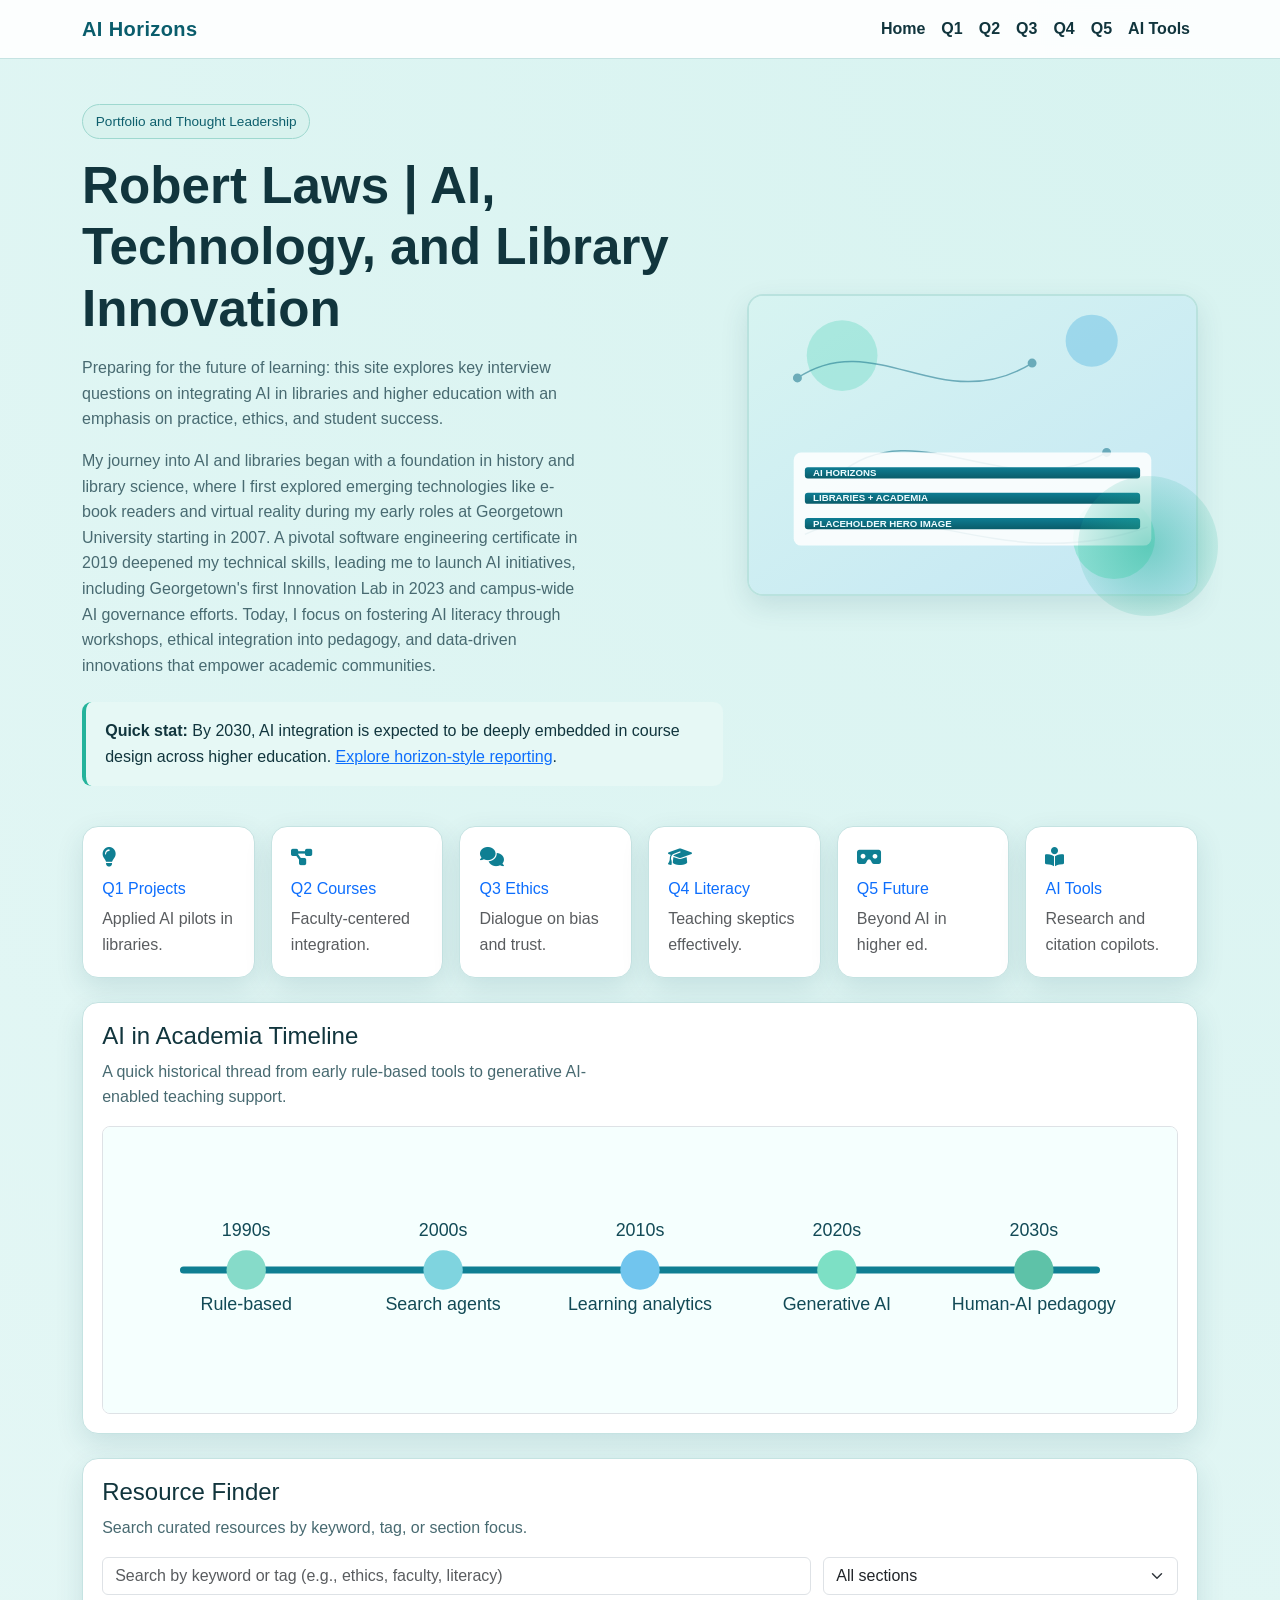
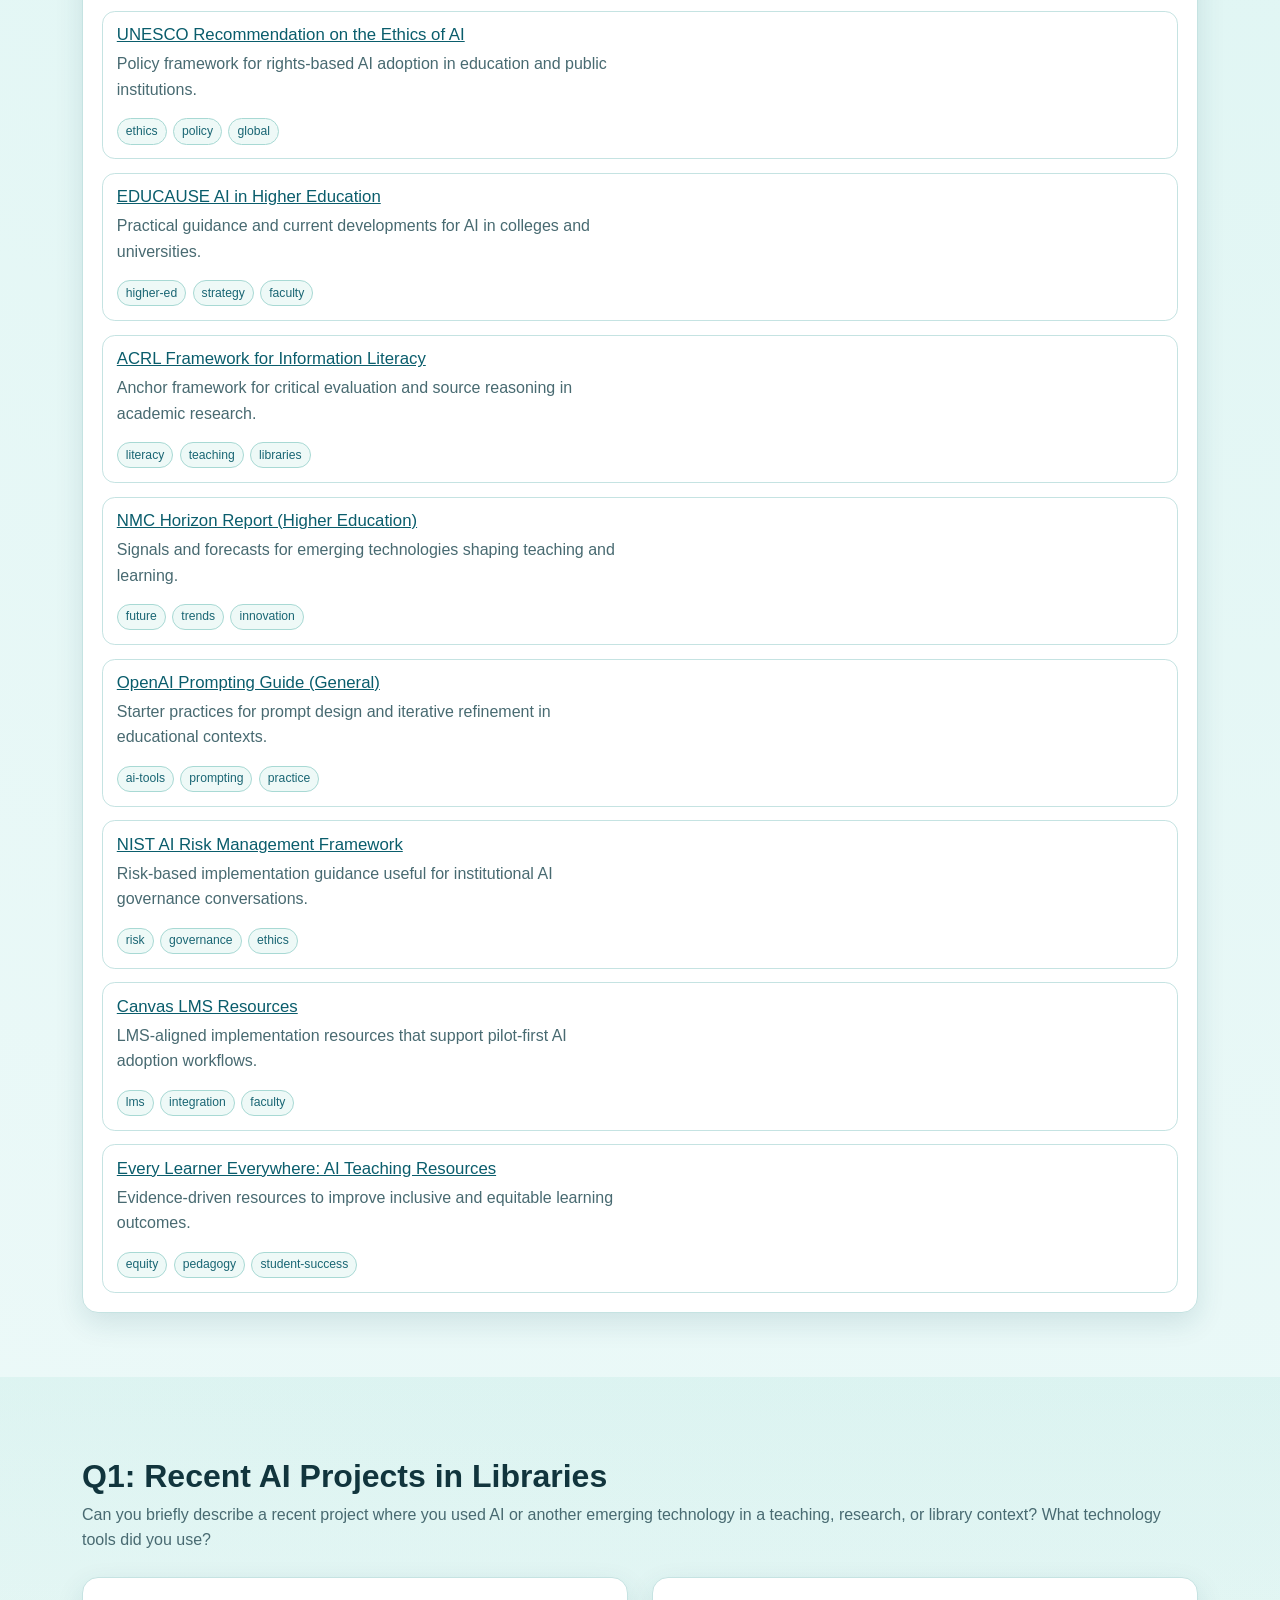
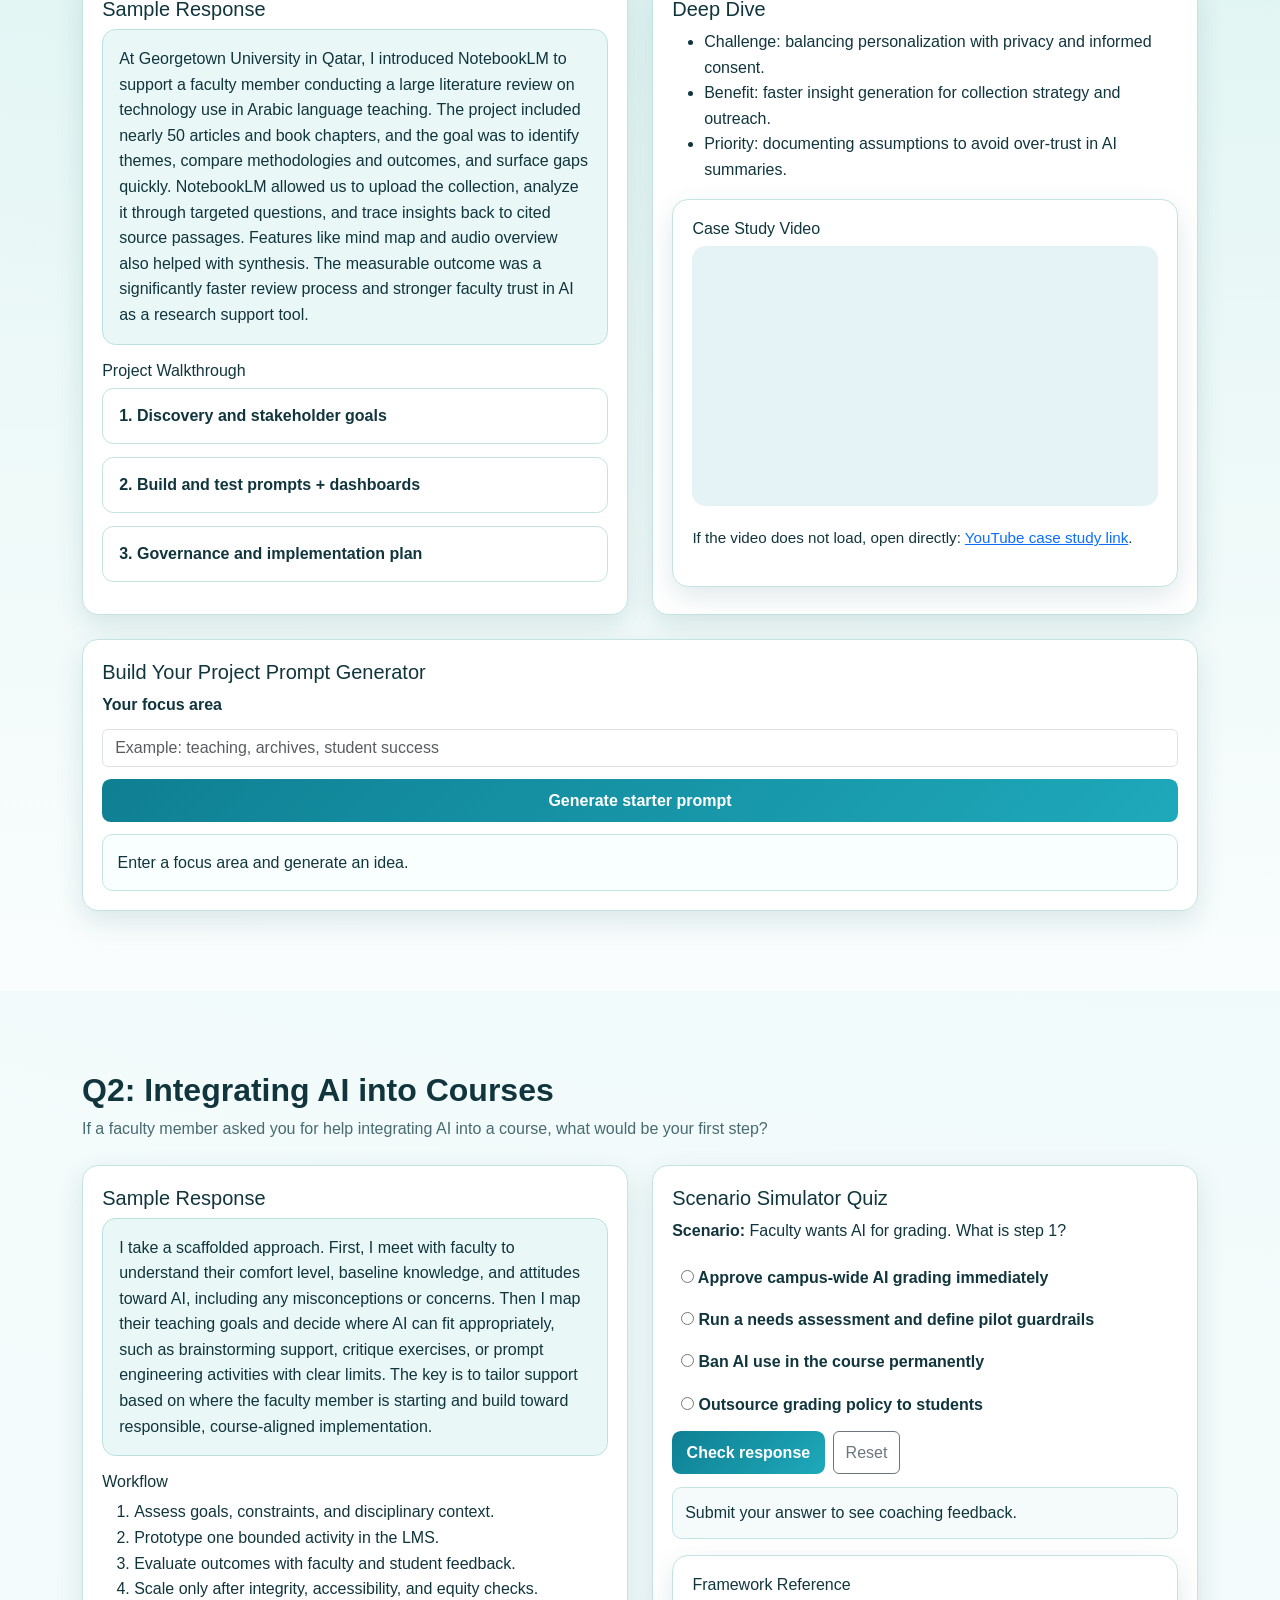
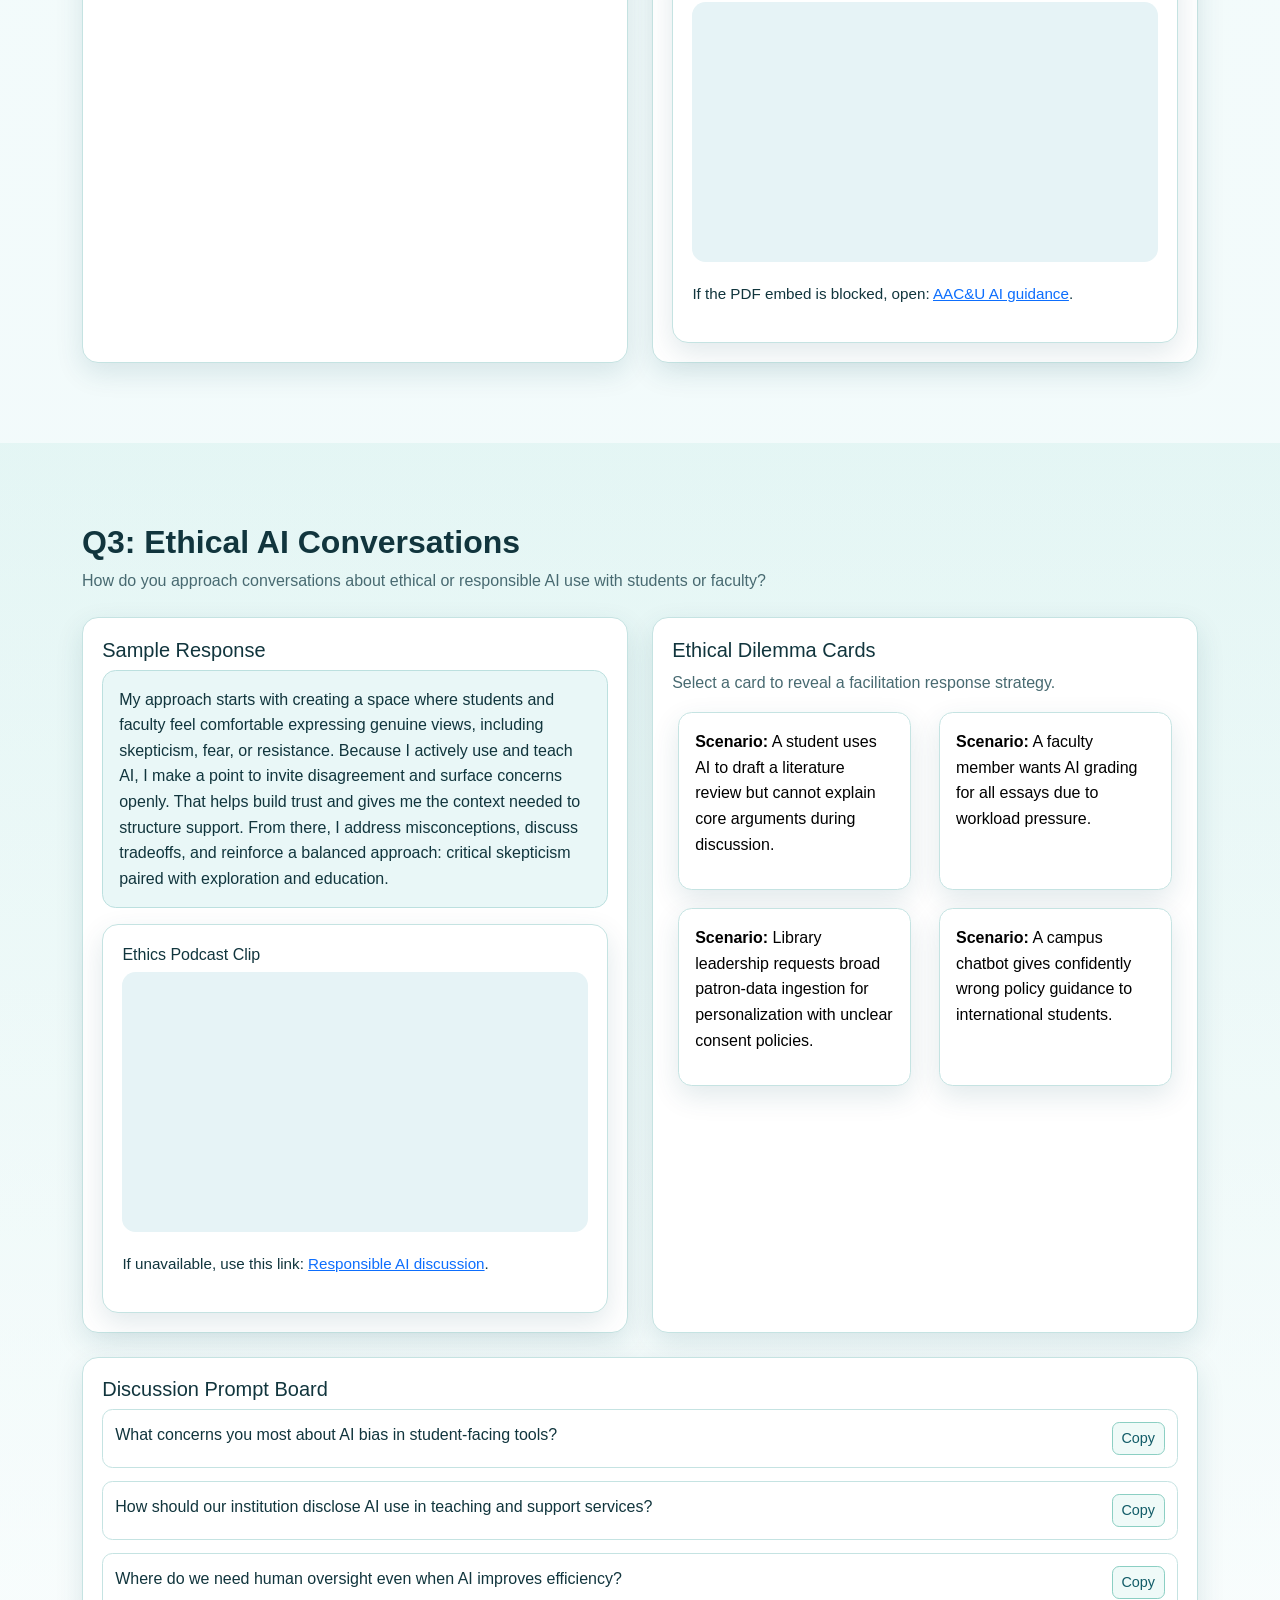
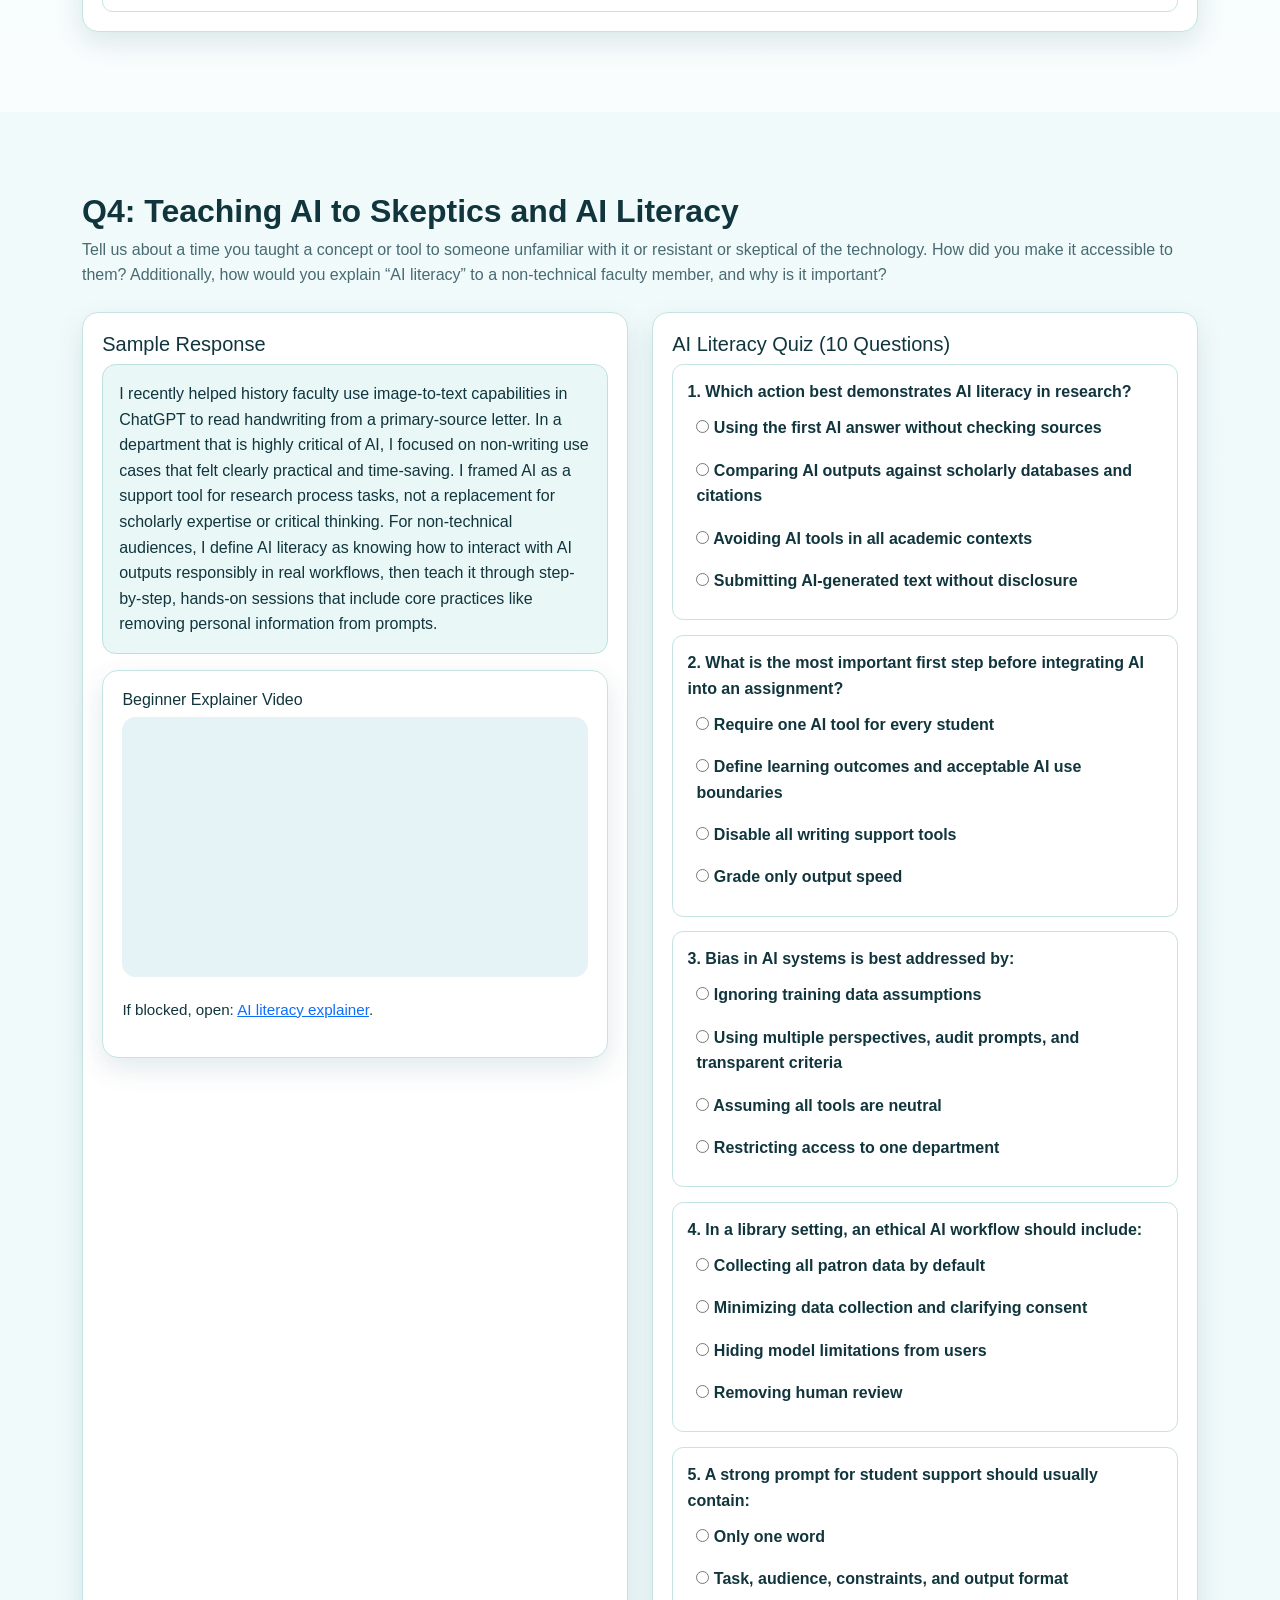
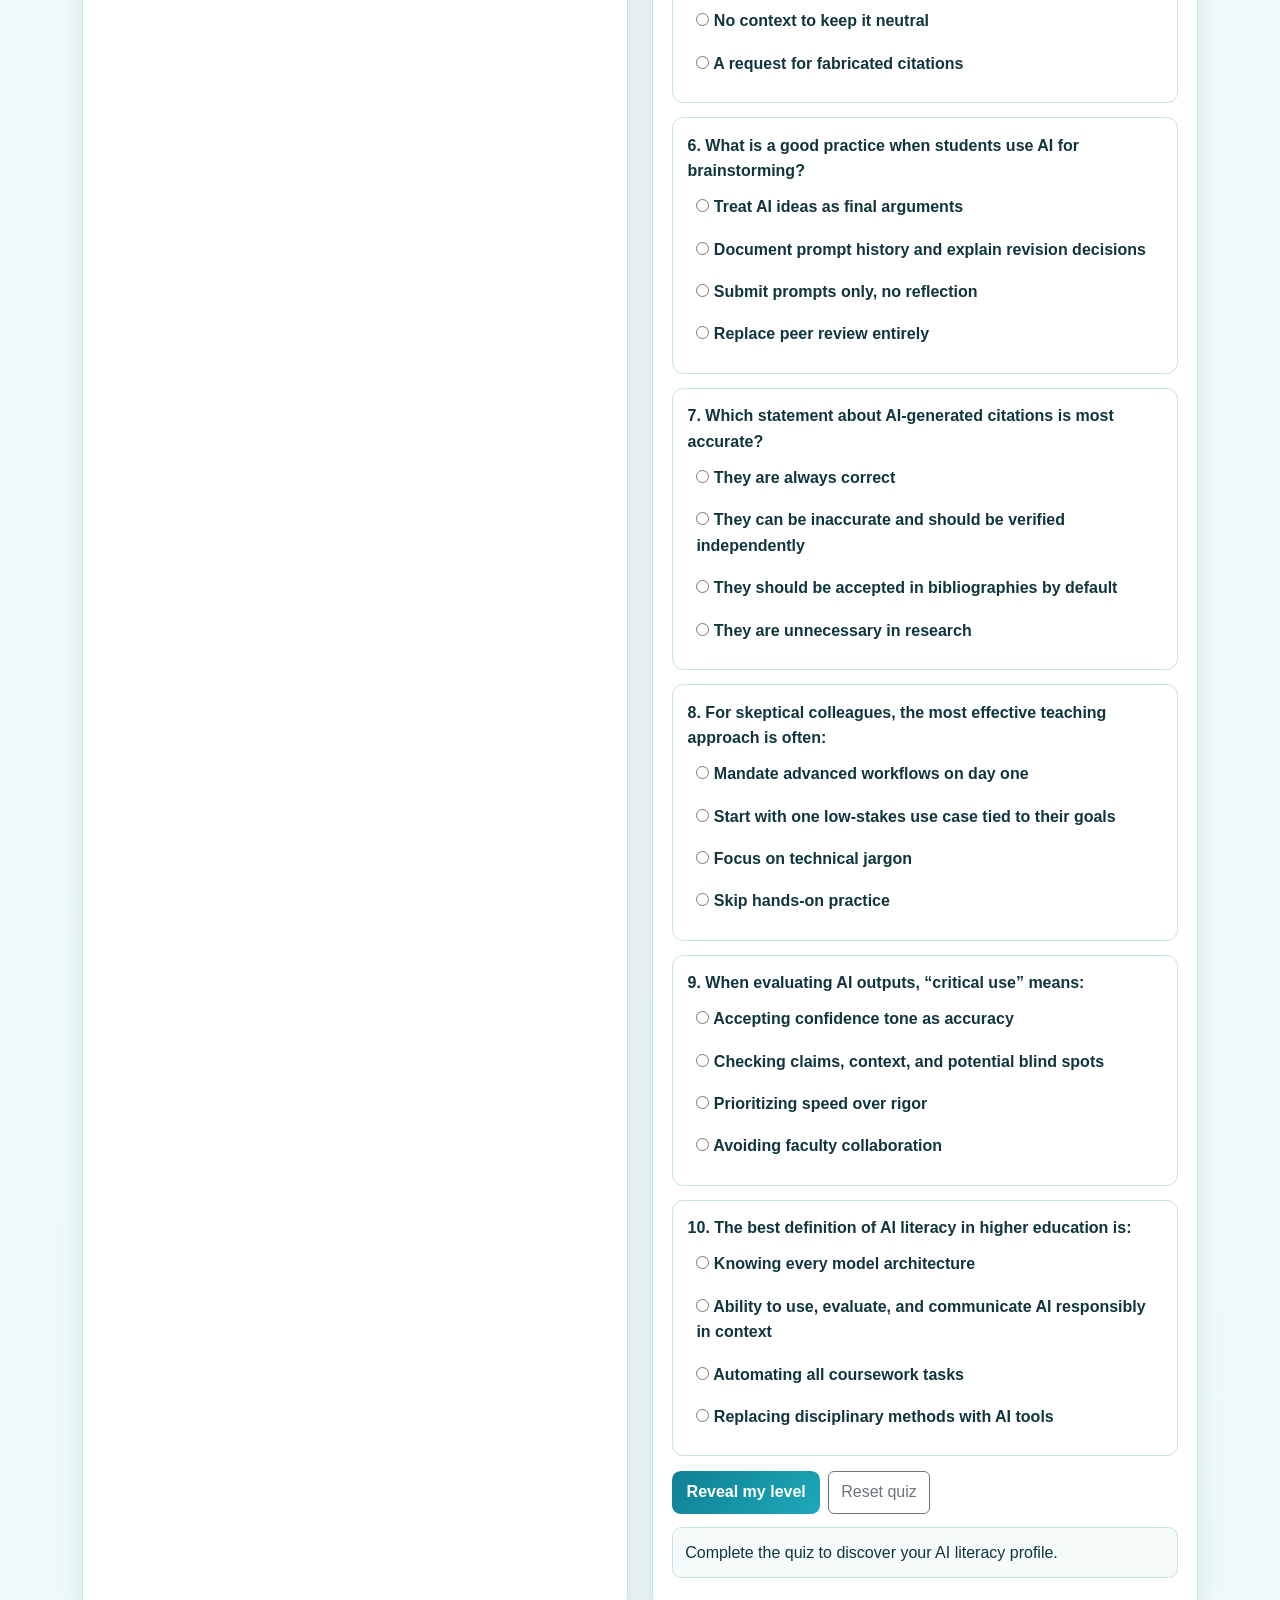
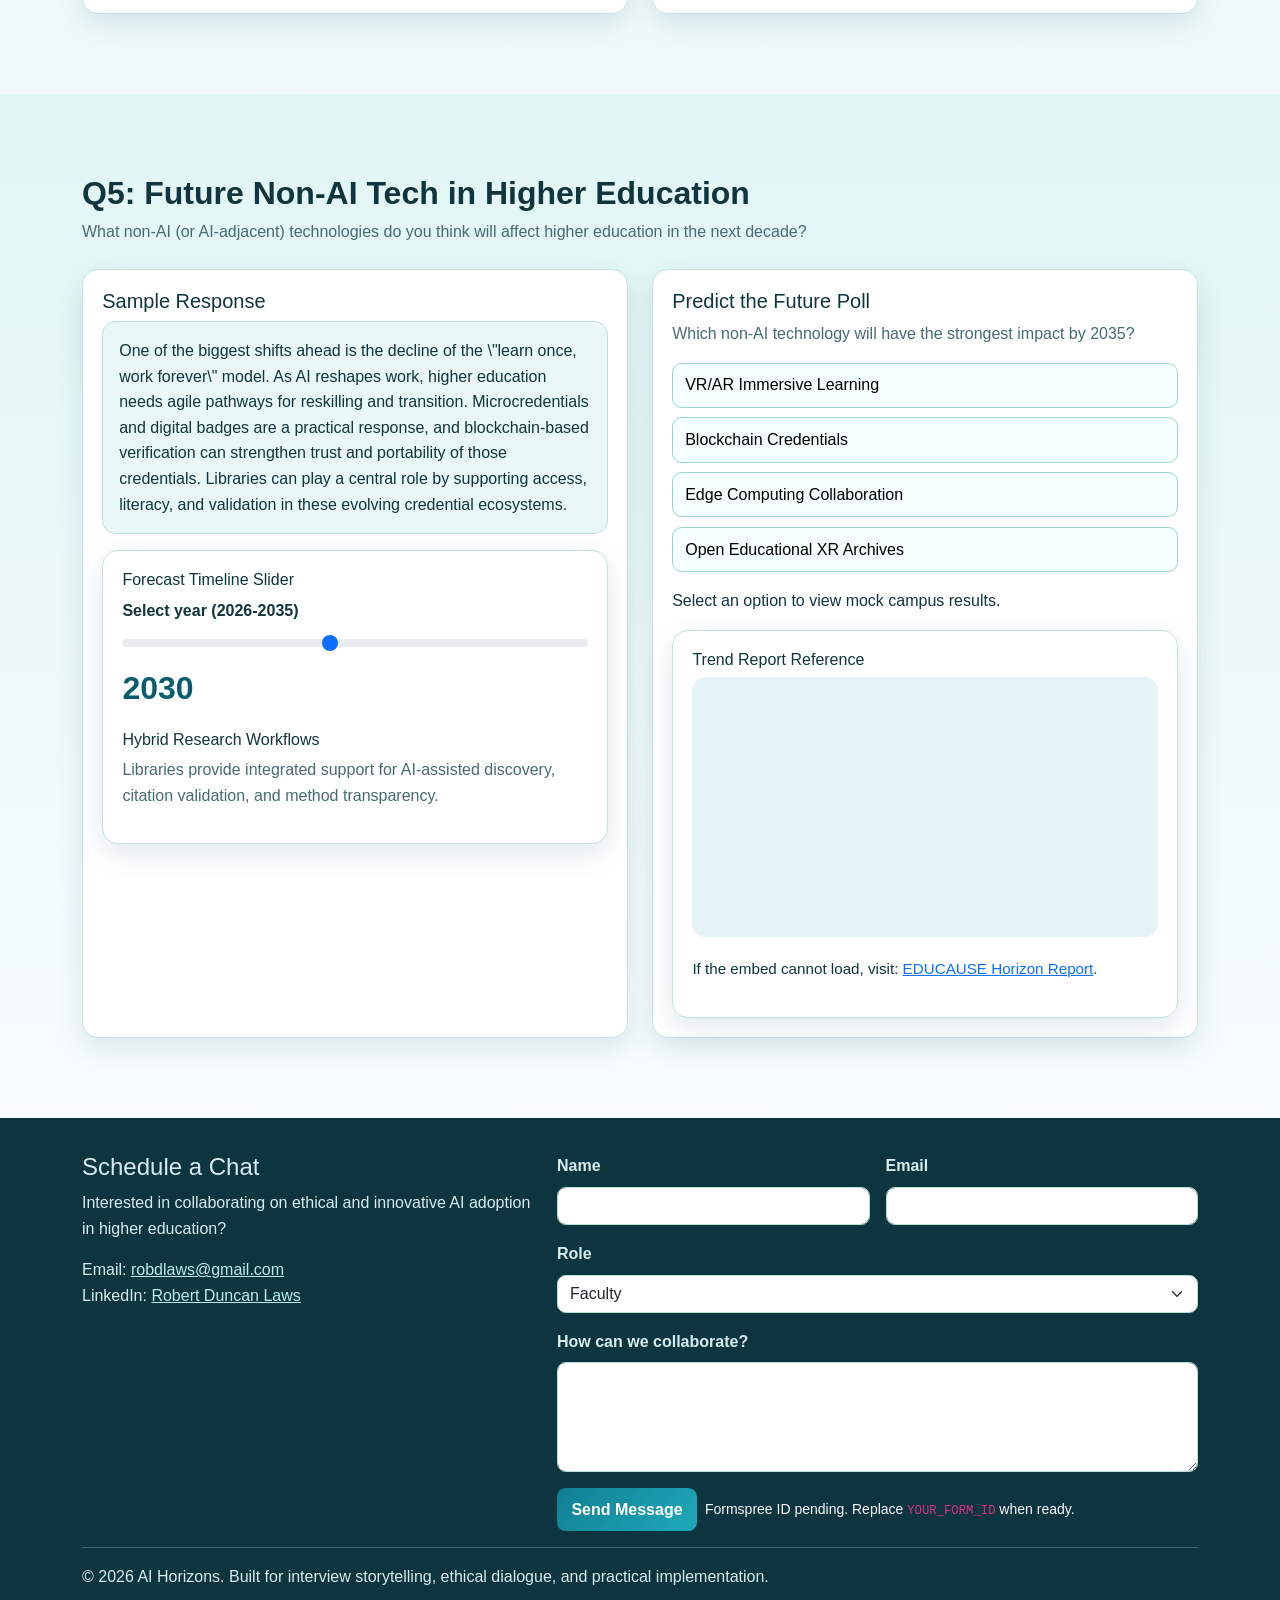
<file: index.html>
<!doctype html>
<html lang="en">
  <head>
    <meta charset="utf-8">
    <meta name="viewport" content="width=device-width, initial-scale=1">
    <title>AI Horizons | Empowering Libraries & Academia</title>
    <meta name="description" content="AI Horizons is a portfolio and thought leadership site focused on ethical AI, AI literacy, and innovation in libraries and higher education.">
    <meta name="keywords" content="AI in higher education, AI librarian, academic libraries, AI literacy, educational technology, AI ethics">
    <meta name="author" content="Robert Laws">
    <meta property="og:title" content="AI Horizons: Empowering Libraries & Academia">
    <meta property="og:description" content="Interview-ready portfolio showcasing practical AI projects, pedagogy, ethics, and future technology in higher education.">
    <meta property="og:type" content="website">
    <meta property="og:image" content="assets/img/hero-placeholder.svg">
    <meta property="og:url" content="https://robert-laws.github.io/ai-horizons/">
    <meta name="twitter:card" content="summary_large_image">
    <meta name="twitter:title" content="AI Horizons: Empowering Libraries & Academia">
    <meta name="twitter:description" content="Insights from an aspiring Emerging Technologies/AI Librarian.">
    <meta name="twitter:image" content="assets/img/hero-placeholder.svg">
    <link rel="icon" type="image/svg+xml" href="assets/img/favicon.svg">
    <link rel="apple-touch-icon" href="assets/img/favicon.svg">
    <link rel="preconnect" href="https://cdn.jsdelivr.net">
    <link rel="preconnect" href="https://cdnjs.cloudflare.com">
    <link rel="stylesheet" href="https://cdn.jsdelivr.net/npm/bootstrap@5.3.3/dist/css/bootstrap.min.css" integrity="sha384-QWTKZyjpPEjISv5WaRU9OFeRpok6YctnYmDr5pNlyT2bRjXh0JMhjY6hW+ALEwIH" crossorigin="anonymous">
    <link rel="stylesheet" href="https://cdnjs.cloudflare.com/ajax/libs/font-awesome/6.5.2/css/all.min.css" crossorigin="anonymous" referrerpolicy="no-referrer">
    <link rel="stylesheet" href="assets/css/styles.css">
  </head>
  <body>
    <a class="skip-link" href="#main-content">Skip to main content</a>

    <header>
      <nav class="navbar navbar-expand-lg fixed-top" aria-label="Primary navigation">
        <div class="container">
          <a class="navbar-brand" href="#home">AI Horizons</a>
          <button class="navbar-toggler" type="button" data-bs-toggle="collapse" data-bs-target="#siteNav" aria-controls="siteNav" aria-expanded="false" aria-label="Toggle navigation">
            <span class="navbar-toggler-icon"></span>
          </button>
          <div class="collapse navbar-collapse" id="siteNav">
            <ul class="navbar-nav ms-auto">
              <li class="nav-item"><a class="nav-link" href="#home">Home</a></li>
              <li class="nav-item"><a class="nav-link" href="#q1-projects">Q1</a></li>
              <li class="nav-item"><a class="nav-link" href="#q2-integration">Q2</a></li>
              <li class="nav-item"><a class="nav-link" href="#q3-ethics">Q3</a></li>
              <li class="nav-item"><a class="nav-link" href="#q4-literacy">Q4</a></li>
              <li class="nav-item"><a class="nav-link" href="#q5-future">Q5</a></li>
              <li class="nav-item"><a class="nav-link" href="tools.html">AI Tools</a></li>
            </ul>
          </div>
        </div>
      </nav>
    </header>

    <main id="main-content">
      <section id="home" class="section hero" aria-labelledby="home-title">
        <div class="container">
          <div class="row align-items-center g-4">
            <div class="col-lg-7" data-reveal>
              <span class="hero-badge">Portfolio and Thought Leadership</span>
              <h1 id="home-title">Robert Laws | AI, Technology, and Library Innovation</h1>
              <p>
                Preparing for the future of learning: this site explores key interview questions on integrating AI in libraries and higher education with an emphasis on practice, ethics, and student success.
              </p>
              <p class="muted">
                My journey into AI and libraries began with a foundation in history and library science, where I first explored emerging technologies like e-book readers and virtual reality during my early roles at Georgetown University starting in 2007. A pivotal software engineering certificate in 2019 deepened my technical skills, leading me to launch AI initiatives, including Georgetown's first Innovation Lab in 2023 and campus-wide AI governance efforts. Today, I focus on fostering AI literacy through workshops, ethical integration into pedagogy, and data-driven innovations that empower academic communities.
              </p>
              <div class="stat-callout" role="note" aria-label="Higher education AI projection">
                <strong>Quick stat:</strong> By 2030, AI integration is expected to be deeply embedded in course design across higher education.
                <a href="https://www.educause.edu/horizon-report" target="_blank" rel="noopener noreferrer">Explore horizon-style reporting</a>.
              </div>
            </div>
            <div class="col-lg-5" data-reveal>
              <div class="hero-image-wrap">
                <img src="assets/img/hero-placeholder.svg" class="hero-image" alt="Abstract AI neural pathways blending into library bookshelves illustration placeholder">
                <span class="hero-glow" aria-hidden="true"></span>
              </div>
            </div>
          </div>

          <div class="row mt-4 g-3" data-reveal>
            <div class="col-md-4 col-xl-2">
              <a class="card-tile text-decoration-none d-block" href="#q1-projects">
                <i class="fa-solid fa-lightbulb"></i>
                <h3 class="h6">Q1 Projects</h3>
                <p class="mb-0 text-muted">Applied AI pilots in libraries.</p>
              </a>
            </div>
            <div class="col-md-4 col-xl-2">
              <a class="card-tile text-decoration-none d-block" href="#q2-integration">
                <i class="fa-solid fa-diagram-project"></i>
                <h3 class="h6">Q2 Courses</h3>
                <p class="mb-0 text-muted">Faculty-centered integration.</p>
              </a>
            </div>
            <div class="col-md-4 col-xl-2">
              <a class="card-tile text-decoration-none d-block" href="#q3-ethics">
                <i class="fa-solid fa-comments"></i>
                <h3 class="h6">Q3 Ethics</h3>
                <p class="mb-0 text-muted">Dialogue on bias and trust.</p>
              </a>
            </div>
            <div class="col-md-4 col-xl-2">
              <a class="card-tile text-decoration-none d-block" href="#q4-literacy">
                <i class="fa-solid fa-graduation-cap"></i>
                <h3 class="h6">Q4 Literacy</h3>
                <p class="mb-0 text-muted">Teaching skeptics effectively.</p>
              </a>
            </div>
            <div class="col-md-4 col-xl-2">
              <a class="card-tile text-decoration-none d-block" href="#q5-future">
                <i class="fa-solid fa-vr-cardboard"></i>
                <h3 class="h6">Q5 Future</h3>
                <p class="mb-0 text-muted">Beyond AI in higher ed.</p>
              </a>
            </div>
            <div class="col-md-4 col-xl-2">
              <a class="card-tile text-decoration-none d-block" href="tools.html">
                <i class="fa-solid fa-book-open-reader"></i>
                <h3 class="h6">AI Tools</h3>
                <p class="mb-0 text-muted">Research and citation copilots.</p>
              </a>
            </div>
          </div>

          <div class="timeline-panel mt-4" data-reveal>
            <h2 class="h4">AI in Academia Timeline</h2>
            <p class="muted">A quick historical thread from early rule-based tools to generative AI-enabled teaching support.</p>
            <img src="assets/img/timeline-placeholder.svg" class="img-fluid rounded-3 border" alt="Timeline placeholder from 1990s educational chatbots to 2020s generative AI in higher education">
          </div>

          <div class="resource-finder mt-4" data-reveal>
            <h2 class="h4">Resource Finder</h2>
            <p class="muted">Search curated resources by keyword, tag, or section focus.</p>
            <div class="resource-finder-controls">
              <label for="resource-search" class="visually-hidden">Search resources</label>
              <input id="resource-search" class="form-control" type="search" placeholder="Search by keyword or tag (e.g., ethics, faculty, literacy)">
              <label for="resource-section-filter" class="visually-hidden">Filter by section</label>
              <select id="resource-section-filter" class="form-select" aria-label="Filter resources by section">
                <option value="all">All sections</option>
                <option value="q1-projects">Q1 Projects</option>
                <option value="q2-integration">Q2 Integration</option>
                <option value="q3-ethics">Q3 Ethics</option>
                <option value="q4-literacy">Q4 Literacy</option>
                <option value="q5-future">Q5 Future</option>
              </select>
            </div>
            <div id="resource-results" aria-live="polite"></div>
          </div>
        </div>
      </section>

      <section id="q1-projects" class="section" aria-labelledby="q1-title">
        <div class="container">
          <div class="section-heading" data-reveal>
            <h2 id="q1-title">Q1: Recent AI Projects in Libraries</h2>
            <p class="muted">Can you briefly describe a recent project where you used AI or another emerging technology in a teaching, research, or library context? What technology tools did you use?</p>
          </div>

          <div class="row g-4">
            <div class="col-lg-6" data-reveal>
              <article class="question-panel h-100">
                <h3 class="h5">Sample Response</h3>
                <div class="sample-response">
                  At Georgetown University in Qatar, I introduced NotebookLM to support a faculty member conducting a large literature review on technology use in Arabic language teaching. The project included nearly 50 articles and book chapters, and the goal was to identify themes, compare methodologies and outcomes, and surface gaps quickly. NotebookLM allowed us to upload the collection, analyze it through targeted questions, and trace insights back to cited source passages. Features like mind map and audio overview also helped with synthesis. The measurable outcome was a significantly faster review process and stronger faculty trust in AI as a research support tool.
                </div>
                <div class="mt-3">
                  <h4 class="h6">Project Walkthrough</h4>
                  <div class="accordion-item-custom">
                    <button class="accordion-trigger" data-accordion-trigger aria-expanded="false" aria-controls="q1-panel-1">1. Discovery and stakeholder goals</button>
                    <div id="q1-panel-1" class="accordion-content" hidden>
                      Identified outcomes: improve recommendation relevance, reduce staff triage time, and preserve patron privacy.
                    </div>
                  </div>
                  <div class="accordion-item-custom">
                    <button class="accordion-trigger" data-accordion-trigger aria-expanded="false" aria-controls="q1-panel-2">2. Build and test prompts + dashboards</button>
                    <div id="q1-panel-2" class="accordion-content" hidden>
                      Used iterative prompt templates and Tableau dashboards to compare model-guided insights with manual analysis.
                    </div>
                  </div>
                  <div class="accordion-item-custom">
                    <button class="accordion-trigger" data-accordion-trigger aria-expanded="false" aria-controls="q1-panel-3">3. Governance and implementation plan</button>
                    <div id="q1-panel-3" class="accordion-content" hidden>
                      Added data minimization rules, audit prompts, and a human-review checkpoint before any service integration.
                    </div>
                  </div>
                </div>
              </article>
            </div>

            <div class="col-lg-6" data-reveal>
              <article class="deep-dive h-100">
                <h3 class="h5">Deep Dive</h3>
                <ul>
                  <li>Challenge: balancing personalization with privacy and informed consent.</li>
                  <li>Benefit: faster insight generation for collection strategy and outreach.</li>
                  <li>Priority: documenting assumptions to avoid over-trust in AI summaries.</li>
                </ul>
                <div class="embed-panel mt-3">
                  <h4 class="h6">Case Study Video</h4>
                  <iframe class="embed-frame" src="https://www.youtube.com/embed/5gXW1k7q5xA" title="AI pilots in library services" loading="lazy" allowfullscreen></iframe>
                  <p class="fallback-link">If the video does not load, open directly: <a href="https://www.youtube.com/watch?v=5gXW1k7q5xA" target="_blank" rel="noopener noreferrer">YouTube case study link</a>.</p>
                </div>
              </article>
            </div>
          </div>

          <div class="interactive-panel mt-4" data-reveal>
            <h3 class="h5">Build Your Project Prompt Generator</h3>
            <div class="prompt-generator">
              <label for="project-focus">Your focus area</label>
              <input id="project-focus" class="form-control" type="text" placeholder="Example: teaching, archives, student success">
              <button type="button" id="generate-project-prompt" class="btn-primary-custom">Generate starter prompt</button>
              <div id="project-prompt-output" class="prompt-box" aria-live="polite">Enter a focus area and generate an idea.</div>
            </div>
          </div>
        </div>
      </section>

      <section id="q2-integration" class="section" aria-labelledby="q2-title">
        <div class="container">
          <div class="section-heading" data-reveal>
            <h2 id="q2-title">Q2: Integrating AI into Courses</h2>
            <p class="muted">If a faculty member asked you for help integrating AI into a course, what would be your first step?</p>
          </div>

          <div class="row g-4">
            <div class="col-lg-6" data-reveal>
              <article class="question-panel h-100">
                <h3 class="h5">Sample Response</h3>
                <div class="sample-response">
                  I take a scaffolded approach. First, I meet with faculty to understand their comfort level, baseline knowledge, and attitudes toward AI, including any misconceptions or concerns. Then I map their teaching goals and decide where AI can fit appropriately, such as brainstorming support, critique exercises, or prompt engineering activities with clear limits. The key is to tailor support based on where the faculty member is starting and build toward responsible, course-aligned implementation.
                </div>
                <h4 class="h6 mt-3">Workflow</h4>
                <ol>
                  <li>Assess goals, constraints, and disciplinary context.</li>
                  <li>Prototype one bounded activity in the LMS.</li>
                  <li>Evaluate outcomes with faculty and student feedback.</li>
                  <li>Scale only after integrity, accessibility, and equity checks.</li>
                </ol>
              </article>
            </div>
            <div class="col-lg-6" data-reveal>
              <article class="interactive-panel h-100">
                <h3 class="h5">Scenario Simulator Quiz</h3>
                <form id="scenario-quiz-form" novalidate>
                  <p><strong>Scenario:</strong> Faculty wants AI for grading. What is step 1?</p>
                  <div id="scenario-choices"></div>
                  <div class="d-flex gap-2 mt-2">
                    <button class="btn-primary-custom" type="submit">Check response</button>
                    <button id="scenario-reset" class="btn btn-outline-secondary" type="button">Reset</button>
                  </div>
                  <p id="scenario-feedback" class="feedback" aria-live="polite">Submit your answer to see coaching feedback.</p>
                </form>
                <div class="embed-panel mt-3">
                  <h4 class="h6">Framework Reference</h4>
                  <iframe class="embed-frame" src="https://www.aacu.org/sites/default/files/files/AI/AI-Principles-and-Recommendations.pdf" title="Higher education AI framework PDF" loading="lazy"></iframe>
                  <p class="fallback-link">If the PDF embed is blocked, open: <a href="https://www.aacu.org/sites/default/files/files/AI/AI-Principles-and-Recommendations.pdf" target="_blank" rel="noopener noreferrer">AAC&amp;U AI guidance</a>.</p>
                </div>
              </article>
            </div>
          </div>
        </div>
      </section>

      <section id="q3-ethics" class="section" aria-labelledby="q3-title">
        <div class="container">
          <div class="section-heading" data-reveal>
            <h2 id="q3-title">Q3: Ethical AI Conversations</h2>
            <p class="muted">How do you approach conversations about ethical or responsible AI use with students or faculty?</p>
          </div>

          <div class="row g-4">
            <div class="col-lg-6" data-reveal>
              <article class="question-panel h-100">
                <h3 class="h5">Sample Response</h3>
                <div class="sample-response">
                  My approach starts with creating a space where students and faculty feel comfortable expressing genuine views, including skepticism, fear, or resistance. Because I actively use and teach AI, I make a point to invite disagreement and surface concerns openly. That helps build trust and gives me the context needed to structure support. From there, I address misconceptions, discuss tradeoffs, and reinforce a balanced approach: critical skepticism paired with exploration and education.
                </div>
                <div class="embed-panel mt-3">
                  <h4 class="h6">Ethics Podcast Clip</h4>
                  <iframe class="embed-frame" src="https://www.youtube.com/embed/TQHs8SA1qpk" title="Responsible AI in education podcast clip" loading="lazy" allowfullscreen></iframe>
                  <p class="fallback-link">If unavailable, use this link: <a href="https://www.youtube.com/watch?v=TQHs8SA1qpk" target="_blank" rel="noopener noreferrer">Responsible AI discussion</a>.</p>
                </div>
              </article>
            </div>

            <div class="col-lg-6" data-reveal>
              <article class="interactive-panel h-100">
                <h3 class="h5">Ethical Dilemma Cards</h3>
                <p class="muted">Select a card to reveal a facilitation response strategy.</p>
                <div id="dilemma-grid" class="flip-grid" aria-label="Ethical dilemma scenarios"></div>
              </article>
            </div>
          </div>

          <div class="interactive-panel mt-4" data-reveal>
            <h3 class="h5">Discussion Prompt Board</h3>
            <div class="prompt-board">
              <div class="prompt-item">
                <p class="mb-0">What concerns you most about AI bias in student-facing tools?</p>
                <button class="copy-btn" type="button" data-copy-text="What concerns you most about AI bias in student-facing tools?">Copy</button>
              </div>
              <div class="prompt-item">
                <p class="mb-0">How should our institution disclose AI use in teaching and support services?</p>
                <button class="copy-btn" type="button" data-copy-text="How should our institution disclose AI use in teaching and support services?">Copy</button>
              </div>
              <div class="prompt-item">
                <p class="mb-0">Where do we need human oversight even when AI improves efficiency?</p>
                <button class="copy-btn" type="button" data-copy-text="Where do we need human oversight even when AI improves efficiency?">Copy</button>
              </div>
            </div>
          </div>
        </div>
      </section>

      <section id="q4-literacy" class="section" aria-labelledby="q4-title">
        <div class="container">
          <div class="section-heading" data-reveal>
            <h2 id="q4-title">Q4: Teaching AI to Skeptics and AI Literacy</h2>
            <p class="muted">Tell us about a time you taught a concept or tool to someone unfamiliar with it or resistant or skeptical of the technology. How did you make it accessible to them? Additionally, how would you explain “AI literacy” to a non-technical faculty member, and why is it important?</p>
          </div>

          <div class="row g-4">
            <div class="col-lg-6" data-reveal>
              <article class="question-panel h-100">
                <h3 class="h5">Sample Response</h3>
                <div class="sample-response">
                  I recently helped history faculty use image-to-text capabilities in ChatGPT to read handwriting from a primary-source letter. In a department that is highly critical of AI, I focused on non-writing use cases that felt clearly practical and time-saving. I framed AI as a support tool for research process tasks, not a replacement for scholarly expertise or critical thinking. For non-technical audiences, I define AI literacy as knowing how to interact with AI outputs responsibly in real workflows, then teach it through step-by-step, hands-on sessions that include core practices like removing personal information from prompts.
                </div>
                <div class="embed-panel mt-3">
                  <h4 class="h6">Beginner Explainer Video</h4>
                  <iframe class="embed-frame" src="https://www.youtube.com/embed/2ePf9rue1Ao" title="AI literacy basics for educators" loading="lazy" allowfullscreen></iframe>
                  <p class="fallback-link">If blocked, open: <a href="https://www.youtube.com/watch?v=2ePf9rue1Ao" target="_blank" rel="noopener noreferrer">AI literacy explainer</a>.</p>
                </div>
              </article>
            </div>

            <div class="col-lg-6" data-reveal>
              <article class="interactive-panel h-100">
                <h3 class="h5">AI Literacy Quiz (10 Questions)</h3>
                <form id="literacy-quiz-form" novalidate>
                  <div id="literacy-questions"></div>
                  <div class="d-flex gap-2">
                    <button class="btn-primary-custom" type="submit">Reveal my level</button>
                    <button id="literacy-reset" class="btn btn-outline-secondary" type="button">Reset quiz</button>
                  </div>
                  <p id="literacy-result" class="feedback" aria-live="polite">Complete the quiz to discover your AI literacy profile.</p>
                </form>
              </article>
            </div>
          </div>
        </div>
      </section>

      <section id="q5-future" class="section" aria-labelledby="q5-title">
        <div class="container">
          <div class="section-heading" data-reveal>
            <h2 id="q5-title">Q5: Future Non-AI Tech in Higher Education</h2>
            <p class="muted">What non-AI (or AI-adjacent) technologies do you think will affect higher education in the next decade?</p>
          </div>

          <div class="row g-4">
            <div class="col-lg-6" data-reveal>
              <article class="question-panel h-100">
                <h3 class="h5">Sample Response</h3>
                <div class="sample-response">
                  One of the biggest shifts ahead is the decline of the \"learn once, work forever\" model. As AI reshapes work, higher education needs agile pathways for reskilling and transition. Microcredentials and digital badges are a practical response, and blockchain-based verification can strengthen trust and portability of those credentials. Libraries can play a central role by supporting access, literacy, and validation in these evolving credential ecosystems.
                </div>

                <div class="timeline-panel mt-3">
                  <h4 class="h6">Forecast Timeline Slider</h4>
                  <label for="forecast-slider" class="form-label">Select year (2026-2035)</label>
                  <input id="forecast-slider" class="form-range" type="range" min="2026" max="2035" value="2030" step="1" aria-describedby="forecast-detail">
                  <p class="forecast-year" id="forecast-year">2030</p>
                  <p class="h6" id="forecast-title"></p>
                  <p id="forecast-detail" class="muted"></p>
                </div>
              </article>
            </div>

            <div class="col-lg-6" data-reveal>
              <article class="poll-panel h-100">
                <h3 class="h5">Predict the Future Poll</h3>
                <p class="muted">Which non-AI technology will have the strongest impact by 2035?</p>
                <div id="poll-options" class="poll-options" role="group" aria-label="Future technology poll options"></div>
                <div id="poll-result" class="mt-3" aria-live="polite">
                  <p>Select an option to view mock campus results.</p>
                </div>

                <div class="embed-panel mt-3">
                  <h4 class="h6">Trend Report Reference</h4>
                  <iframe class="embed-frame" src="https://library.educause.edu/resources/2024/5/2024-educause-horizon-report-teaching-and-learning-edition" title="EDUCAUSE horizon report page" loading="lazy"></iframe>
                  <p class="fallback-link">If the embed cannot load, visit: <a href="https://library.educause.edu/resources/2024/5/2024-educause-horizon-report-teaching-and-learning-edition" target="_blank" rel="noopener noreferrer">EDUCAUSE Horizon Report</a>.</p>
                </div>
              </article>
            </div>
          </div>
        </div>
      </section>
    </main>

    <footer id="contact" aria-labelledby="contact-title">
      <div class="container">
        <div class="row g-4">
          <div class="col-lg-5">
            <h2 id="contact-title" class="h4">Schedule a Chat</h2>
            <p>
              Interested in collaborating on ethical and innovative AI adoption in higher education?
            </p>
            <p>
              Email: <a href="mailto:robdlaws@gmail.com">robdlaws@gmail.com</a><br>
              LinkedIn: <a href="https://www.linkedin.com/in/robert-duncan-laws/" target="_blank" rel="noopener noreferrer">Robert Duncan Laws</a>
            </p>
          </div>
          <div class="col-lg-7">
            <form class="cta-form" action="https://formspree.io/f/YOUR_FORM_ID" method="POST" aria-label="Schedule a chat form">
              <div class="row g-3">
                <div class="col-md-6">
                  <label for="contact-name" class="form-label">Name</label>
                  <input id="contact-name" name="name" class="form-control" type="text" required>
                </div>
                <div class="col-md-6">
                  <label for="contact-email" class="form-label">Email</label>
                  <input id="contact-email" name="email" class="form-control" type="email" required>
                </div>
                <div class="col-12">
                  <label for="contact-role" class="form-label">Role</label>
                  <select id="contact-role" name="role" class="form-select">
                    <option value="faculty">Faculty</option>
                    <option value="administrator">Administrator</option>
                    <option value="librarian">Librarian</option>
                    <option value="student">Student</option>
                    <option value="other">Other</option>
                  </select>
                </div>
                <div class="col-12">
                  <label for="contact-message" class="form-label">How can we collaborate?</label>
                  <textarea id="contact-message" name="message" class="form-control" rows="4" required></textarea>
                </div>
                <div class="col-12 d-flex gap-2 align-items-center">
                  <button type="submit">Send Message</button>
                  <small class="text-light">Formspree ID pending. Replace <code>YOUR_FORM_ID</code> when ready.</small>
                </div>
              </div>
            </form>
          </div>
        </div>
        <hr>
        <p class="mb-0">&copy; <span id="current-year"></span> AI Horizons. Built for interview storytelling, ethical dialogue, and practical implementation.</p>
      </div>
    </footer>

    <script src="https://cdn.jsdelivr.net/npm/bootstrap@5.3.3/dist/js/bootstrap.bundle.min.js" integrity="sha384-YvpcrYf0tY3lHB60NNkmXc5s9fDVZLESaAA55NDzOxhy9GkcIdslK1eN7N6jIeHz" crossorigin="anonymous" defer></script>
    <script src="assets/js/data.js" defer></script>
    <script src="assets/js/components.js" defer></script>
    <script src="assets/js/main.js" defer></script>
  </body>
</html>
</file>
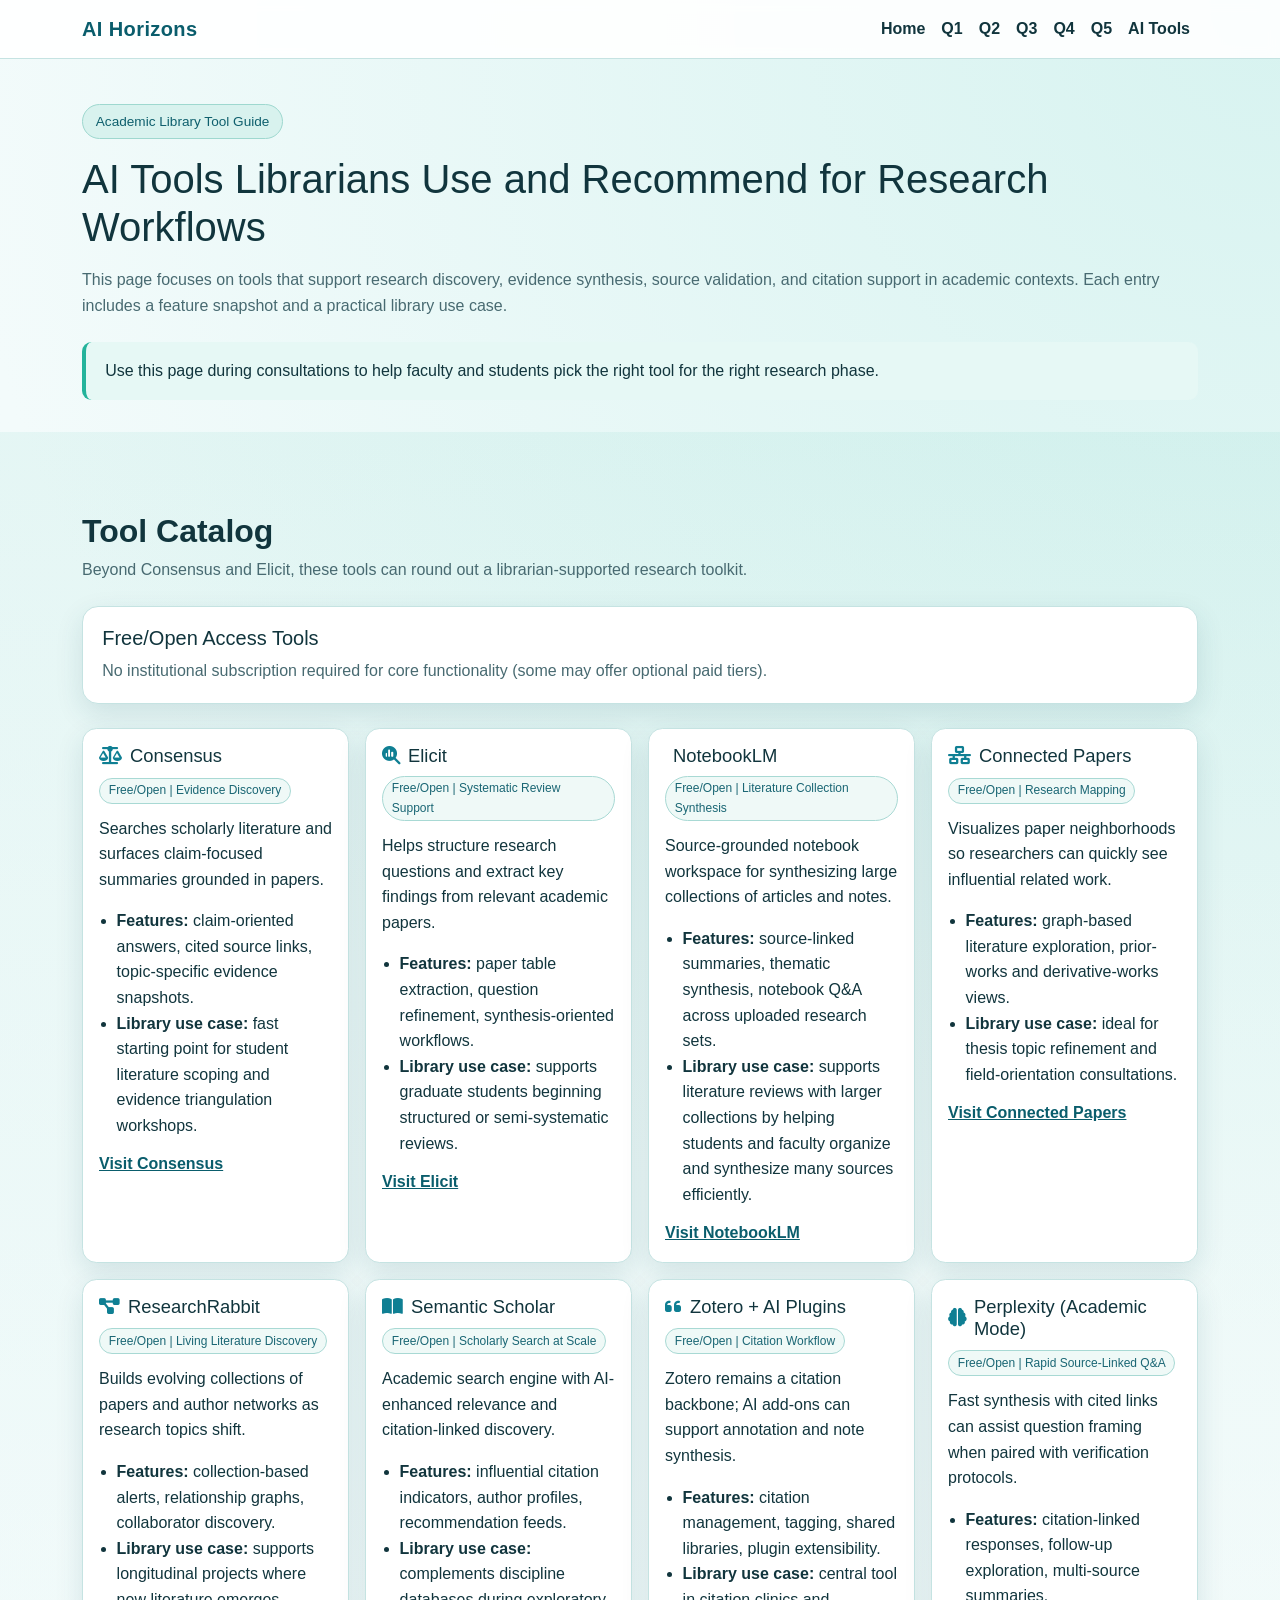
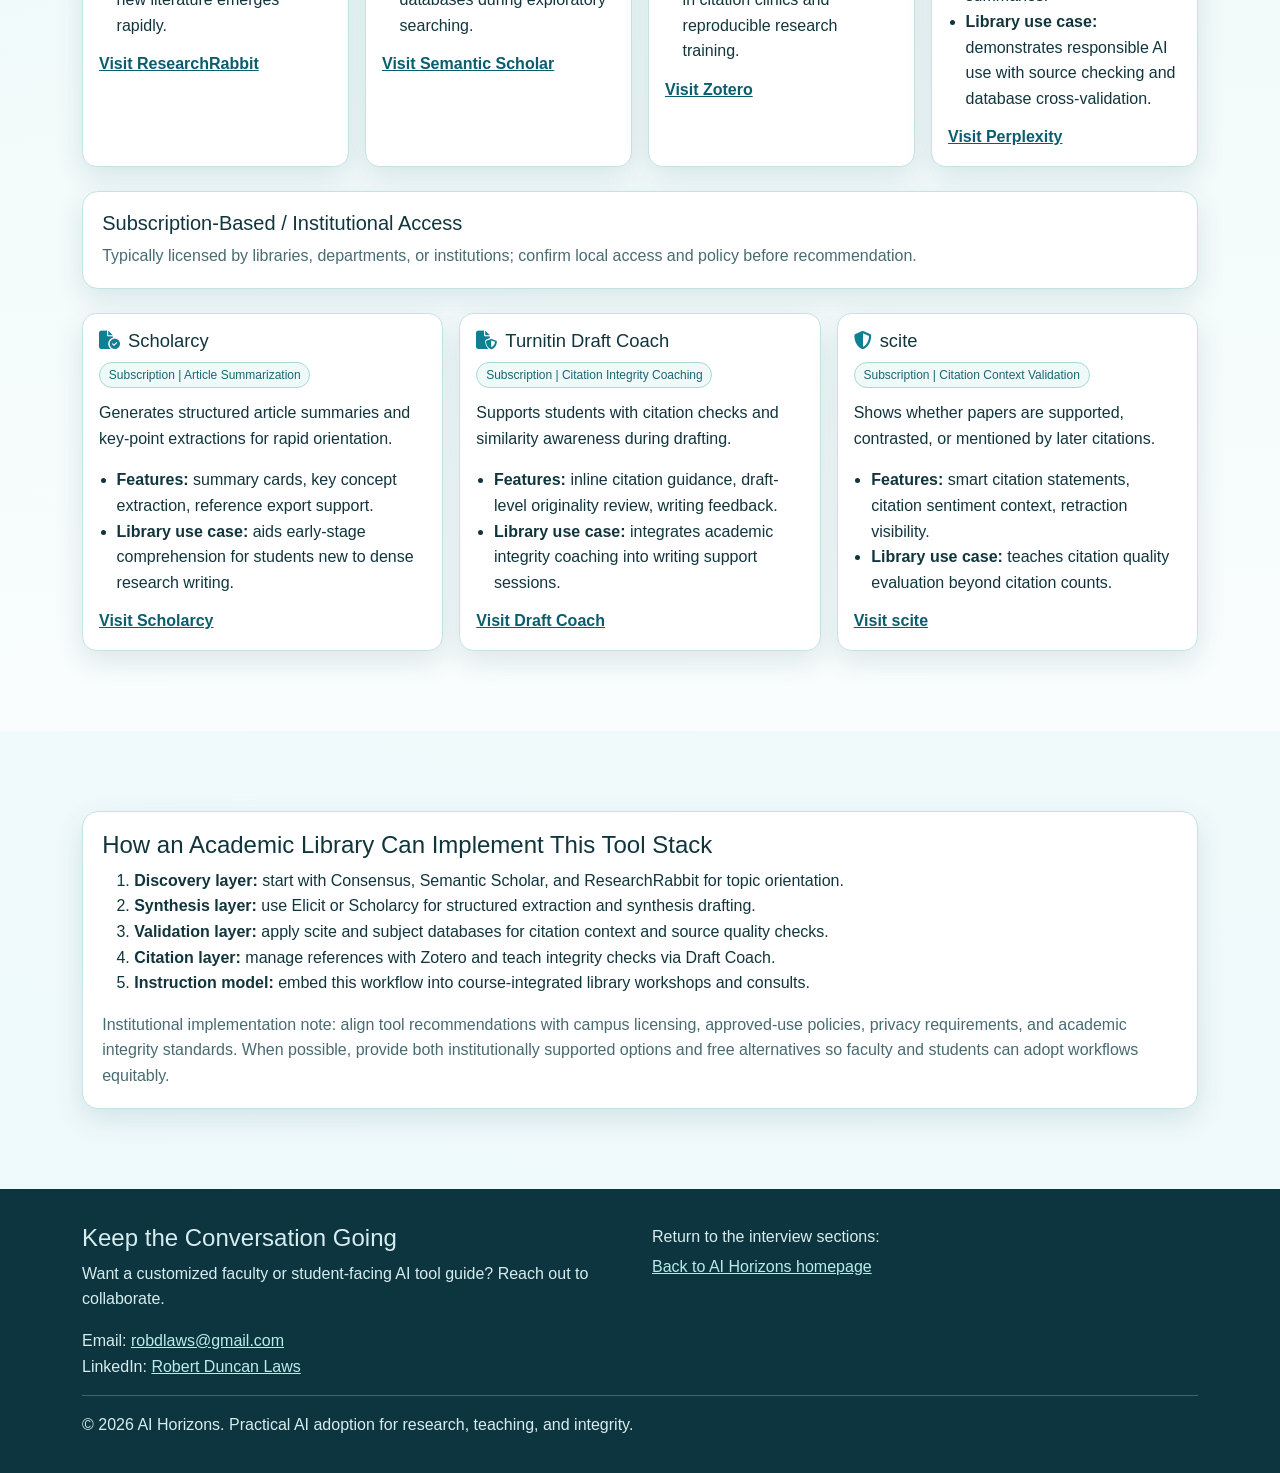
<file: tools.html>
<!doctype html>
<html lang="en">
  <head>
    <meta charset="utf-8">
    <meta name="viewport" content="width=device-width, initial-scale=1">
    <title>AI Horizons | AI Research & Citation Tools for Libraries</title>
    <meta name="description" content="A librarian-focused guide to AI research and citation tools including Consensus, Elicit, Scite, Semantic Scholar, Zotero, and more.">
    <meta name="keywords" content="AI research tools, library AI tools, Consensus, Elicit, citation tools, academic libraries">
    <meta property="og:title" content="AI Horizons: AI Tools for Research and Citation">
    <meta property="og:description" content="Tools academic librarians can recommend for literature discovery, evidence synthesis, and citation workflows.">
    <meta property="og:type" content="website">
    <meta property="og:image" content="assets/img/hero-placeholder.svg">
    <meta property="og:url" content="https://robert-laws.github.io/ai-horizons/tools.html">
    <meta name="twitter:card" content="summary_large_image">
    <meta name="twitter:title" content="AI Horizons: AI Tools for Research and Citation">
    <meta name="twitter:description" content="A practical reference page for librarians supporting AI-enabled research workflows.">
    <meta name="twitter:image" content="assets/img/hero-placeholder.svg">
    <link rel="icon" type="image/svg+xml" href="assets/img/favicon.svg">
    <link rel="apple-touch-icon" href="assets/img/favicon.svg">
    <link rel="preconnect" href="https://cdn.jsdelivr.net">
    <link rel="preconnect" href="https://cdnjs.cloudflare.com">
    <link rel="stylesheet" href="https://cdn.jsdelivr.net/npm/bootstrap@5.3.3/dist/css/bootstrap.min.css" integrity="sha384-QWTKZyjpPEjISv5WaRU9OFeRpok6YctnYmDr5pNlyT2bRjXh0JMhjY6hW+ALEwIH" crossorigin="anonymous">
    <link rel="stylesheet" href="https://cdnjs.cloudflare.com/ajax/libs/font-awesome/6.5.2/css/all.min.css" crossorigin="anonymous" referrerpolicy="no-referrer">
    <link rel="stylesheet" href="assets/css/styles.css">
  </head>
  <body>
    <a class="skip-link" href="#main-content">Skip to main content</a>

    <header>
      <nav class="navbar navbar-expand-lg fixed-top" aria-label="Primary navigation">
        <div class="container">
          <a class="navbar-brand" href="index.html#home">AI Horizons</a>
          <button class="navbar-toggler" type="button" data-bs-toggle="collapse" data-bs-target="#siteNav" aria-controls="siteNav" aria-expanded="false" aria-label="Toggle navigation">
            <span class="navbar-toggler-icon"></span>
          </button>
          <div class="collapse navbar-collapse" id="siteNav">
            <ul class="navbar-nav ms-auto">
              <li class="nav-item"><a class="nav-link" href="index.html#home">Home</a></li>
              <li class="nav-item"><a class="nav-link" href="index.html#q1-projects">Q1</a></li>
              <li class="nav-item"><a class="nav-link" href="index.html#q2-integration">Q2</a></li>
              <li class="nav-item"><a class="nav-link" href="index.html#q3-ethics">Q3</a></li>
              <li class="nav-item"><a class="nav-link" href="index.html#q4-literacy">Q4</a></li>
              <li class="nav-item"><a class="nav-link" href="index.html#q5-future">Q5</a></li>
              <li class="nav-item"><a class="nav-link active" aria-current="page" href="tools.html">AI Tools</a></li>
            </ul>
          </div>
        </div>
      </nav>
    </header>

    <main id="main-content">
      <section class="section subpage-hero" aria-labelledby="tools-title">
        <div class="container" data-reveal>
          <span class="hero-badge">Academic Library Tool Guide</span>
          <h1 id="tools-title" class="mb-3">AI Tools Librarians Use and Recommend for Research Workflows</h1>
          <p class="muted">
            This page focuses on tools that support research discovery, evidence synthesis, source validation, and citation support in academic contexts. Each entry includes a feature snapshot and a practical library use case.
          </p>
          <div class="stat-callout" role="note">
            Use this page during consultations to help faculty and students pick the right tool for the right research phase.
          </div>
        </div>
      </section>

      <section class="section" aria-labelledby="catalog-title">
        <div class="container">
          <div class="section-heading" data-reveal>
            <h2 id="catalog-title">Tool Catalog</h2>
            <p class="muted">Beyond Consensus and Elicit, these tools can round out a librarian-supported research toolkit.</p>
          </div>

          <div class="question-panel mb-4" data-reveal>
            <h3 class="h5 mb-2">Free/Open Access Tools</h3>
            <p class="mb-0 muted">No institutional subscription required for core functionality (some may offer optional paid tiers).</p>
          </div>

          <div class="tool-grid mb-4" data-reveal>
            <article class="tool-card">
              <h3><i class="fa-solid fa-scale-balanced" aria-hidden="true"></i> Consensus</h3>
              <span class="tool-meta">Free/Open | Evidence Discovery</span>
              <p>Searches scholarly literature and surfaces claim-focused summaries grounded in papers.</p>
              <ul>
                <li><strong>Features:</strong> claim-oriented answers, cited source links, topic-specific evidence snapshots.</li>
                <li><strong>Library use case:</strong> fast starting point for student literature scoping and evidence triangulation workshops.</li>
              </ul>
              <a href="https://consensus.app" target="_blank" rel="noopener noreferrer">Visit Consensus</a>
            </article>

            <article class="tool-card">
              <h3><i class="fa-solid fa-magnifying-glass-chart" aria-hidden="true"></i> Elicit</h3>
              <span class="tool-meta">Free/Open | Systematic Review Support</span>
              <p>Helps structure research questions and extract key findings from relevant academic papers.</p>
              <ul>
                <li><strong>Features:</strong> paper table extraction, question refinement, synthesis-oriented workflows.</li>
                <li><strong>Library use case:</strong> supports graduate students beginning structured or semi-systematic reviews.</li>
              </ul>
              <a href="https://elicit.com" target="_blank" rel="noopener noreferrer">Visit Elicit</a>
            </article>

            <article class="tool-card">
              <h3><i class="fa-solid fa-notebook" aria-hidden="true"></i> NotebookLM</h3>
              <span class="tool-meta">Free/Open | Literature Collection Synthesis</span>
              <p>Source-grounded notebook workspace for synthesizing large collections of articles and notes.</p>
              <ul>
                <li><strong>Features:</strong> source-linked summaries, thematic synthesis, notebook Q&amp;A across uploaded research sets.</li>
                <li><strong>Library use case:</strong> supports literature reviews with larger collections by helping students and faculty organize and synthesize many sources efficiently.</li>
              </ul>
              <a href="https://notebooklm.google.com" target="_blank" rel="noopener noreferrer">Visit NotebookLM</a>
            </article>

            <article class="tool-card">
              <h3><i class="fa-solid fa-network-wired" aria-hidden="true"></i> Connected Papers</h3>
              <span class="tool-meta">Free/Open | Research Mapping</span>
              <p>Visualizes paper neighborhoods so researchers can quickly see influential related work.</p>
              <ul>
                <li><strong>Features:</strong> graph-based literature exploration, prior-works and derivative-works views.</li>
                <li><strong>Library use case:</strong> ideal for thesis topic refinement and field-orientation consultations.</li>
              </ul>
              <a href="https://www.connectedpapers.com" target="_blank" rel="noopener noreferrer">Visit Connected Papers</a>
            </article>

            <article class="tool-card">
              <h3><i class="fa-solid fa-diagram-project" aria-hidden="true"></i> ResearchRabbit</h3>
              <span class="tool-meta">Free/Open | Living Literature Discovery</span>
              <p>Builds evolving collections of papers and author networks as research topics shift.</p>
              <ul>
                <li><strong>Features:</strong> collection-based alerts, relationship graphs, collaborator discovery.</li>
                <li><strong>Library use case:</strong> supports longitudinal projects where new literature emerges rapidly.</li>
              </ul>
              <a href="https://www.researchrabbit.ai" target="_blank" rel="noopener noreferrer">Visit ResearchRabbit</a>
            </article>

            <article class="tool-card">
              <h3><i class="fa-solid fa-book-open" aria-hidden="true"></i> Semantic Scholar</h3>
              <span class="tool-meta">Free/Open | Scholarly Search at Scale</span>
              <p>Academic search engine with AI-enhanced relevance and citation-linked discovery.</p>
              <ul>
                <li><strong>Features:</strong> influential citation indicators, author profiles, recommendation feeds.</li>
                <li><strong>Library use case:</strong> complements discipline databases during exploratory searching.</li>
              </ul>
              <a href="https://www.semanticscholar.org" target="_blank" rel="noopener noreferrer">Visit Semantic Scholar</a>
            </article>

            <article class="tool-card">
              <h3><i class="fa-solid fa-quote-left" aria-hidden="true"></i> Zotero + AI Plugins</h3>
              <span class="tool-meta">Free/Open | Citation Workflow</span>
              <p>Zotero remains a citation backbone; AI add-ons can support annotation and note synthesis.</p>
              <ul>
                <li><strong>Features:</strong> citation management, tagging, shared libraries, plugin extensibility.</li>
                <li><strong>Library use case:</strong> central tool in citation clinics and reproducible research training.</li>
              </ul>
              <a href="https://www.zotero.org" target="_blank" rel="noopener noreferrer">Visit Zotero</a>
            </article>

            <article class="tool-card">
              <h3><i class="fa-solid fa-brain" aria-hidden="true"></i> Perplexity (Academic Mode)</h3>
              <span class="tool-meta">Free/Open | Rapid Source-Linked Q&amp;A</span>
              <p>Fast synthesis with cited links can assist question framing when paired with verification protocols.</p>
              <ul>
                <li><strong>Features:</strong> citation-linked responses, follow-up exploration, multi-source summaries.</li>
                <li><strong>Library use case:</strong> demonstrates responsible AI use with source checking and database cross-validation.</li>
              </ul>
              <a href="https://www.perplexity.ai" target="_blank" rel="noopener noreferrer">Visit Perplexity</a>
            </article>
          </div>

          <div class="question-panel mb-4" data-reveal>
            <h3 class="h5 mb-2">Subscription-Based / Institutional Access</h3>
            <p class="mb-0 muted">Typically licensed by libraries, departments, or institutions; confirm local access and policy before recommendation.</p>
          </div>

          <div class="tool-grid" data-reveal>

            <article class="tool-card">
              <h3><i class="fa-solid fa-file-circle-check" aria-hidden="true"></i> Scholarcy</h3>
              <span class="tool-meta">Subscription | Article Summarization</span>
              <p>Generates structured article summaries and key-point extractions for rapid orientation.</p>
              <ul>
                <li><strong>Features:</strong> summary cards, key concept extraction, reference export support.</li>
                <li><strong>Library use case:</strong> aids early-stage comprehension for students new to dense research writing.</li>
              </ul>
              <a href="https://www.scholarcy.com" target="_blank" rel="noopener noreferrer">Visit Scholarcy</a>
            </article>

            <article class="tool-card">
              <h3><i class="fa-solid fa-file-shield" aria-hidden="true"></i> Turnitin Draft Coach</h3>
              <span class="tool-meta">Subscription | Citation Integrity Coaching</span>
              <p>Supports students with citation checks and similarity awareness during drafting.</p>
              <ul>
                <li><strong>Features:</strong> inline citation guidance, draft-level originality review, writing feedback.</li>
                <li><strong>Library use case:</strong> integrates academic integrity coaching into writing support sessions.</li>
              </ul>
              <a href="https://www.turnitin.com/products/draft-coach" target="_blank" rel="noopener noreferrer">Visit Draft Coach</a>
            </article>

            <article class="tool-card">
              <h3><i class="fa-solid fa-shield-halved" aria-hidden="true"></i> scite</h3>
              <span class="tool-meta">Subscription | Citation Context Validation</span>
              <p>Shows whether papers are supported, contrasted, or mentioned by later citations.</p>
              <ul>
                <li><strong>Features:</strong> smart citation statements, citation sentiment context, retraction visibility.</li>
                <li><strong>Library use case:</strong> teaches citation quality evaluation beyond citation counts.</li>
              </ul>
              <a href="https://scite.ai" target="_blank" rel="noopener noreferrer">Visit scite</a>
            </article>
          </div>
        </div>
      </section>

      <section class="section" aria-labelledby="implementation-title">
        <div class="container" data-reveal>
          <div class="interactive-panel">
            <h2 id="implementation-title" class="h4">How an Academic Library Can Implement This Tool Stack</h2>
            <ol>
              <li><strong>Discovery layer:</strong> start with Consensus, Semantic Scholar, and ResearchRabbit for topic orientation.</li>
              <li><strong>Synthesis layer:</strong> use Elicit or Scholarcy for structured extraction and synthesis drafting.</li>
              <li><strong>Validation layer:</strong> apply scite and subject databases for citation context and source quality checks.</li>
              <li><strong>Citation layer:</strong> manage references with Zotero and teach integrity checks via Draft Coach.</li>
              <li><strong>Instruction model:</strong> embed this workflow into course-integrated library workshops and consults.</li>
            </ol>
            <p class="mb-0 muted">Institutional implementation note: align tool recommendations with campus licensing, approved-use policies, privacy requirements, and academic integrity standards. When possible, provide both institutionally supported options and free alternatives so faculty and students can adopt workflows equitably.</p>
          </div>
        </div>
      </section>
    </main>

    <footer aria-labelledby="contact-title">
      <div class="container">
        <div class="row g-4">
          <div class="col-lg-6">
            <h2 id="contact-title" class="h4">Keep the Conversation Going</h2>
            <p>Want a customized faculty or student-facing AI tool guide? Reach out to collaborate.</p>
            <p class="mb-0">
              Email: <a href="mailto:robdlaws@gmail.com">robdlaws@gmail.com</a><br>
              LinkedIn: <a href="https://www.linkedin.com/in/robert-duncan-laws/" target="_blank" rel="noopener noreferrer">Robert Duncan Laws</a>
            </p>
          </div>
          <div class="col-lg-6">
            <p class="mb-1">Return to the interview sections:</p>
            <p class="mb-0"><a href="index.html#home">Back to AI Horizons homepage</a></p>
          </div>
        </div>
        <hr>
        <p class="mb-0">&copy; <span id="current-year"></span> AI Horizons. Practical AI adoption for research, teaching, and integrity.</p>
      </div>
    </footer>

    <script src="https://cdn.jsdelivr.net/npm/bootstrap@5.3.3/dist/js/bootstrap.bundle.min.js" integrity="sha384-YvpcrYf0tY3lHB60NNkmXc5s9fDVZLESaAA55NDzOxhy9GkcIdslK1eN7N6jIeHz" crossorigin="anonymous" defer></script>
    <script src="assets/js/main.js" defer></script>
  </body>
</html>
</file>
<file: assets/css/styles.css>
:root {
  --bg: #f3fbfb;
  --surface: #ffffff;
  --surface-alt: #e9f7f7;
  --text: #11353d;
  --muted: #486a71;
  --primary: #0f7f93;
  --primary-dark: #0a5d6c;
  --accent: #24b39b;
  --border: #c5e3e2;
  --success: #116c4f;
  --warning: #915f00;
  --shadow: 0 10px 28px rgba(9, 76, 89, 0.12);
}

* {
  box-sizing: border-box;
}

html {
  scroll-behavior: smooth;
}

body {
  margin: 0;
  font-family: "Segoe UI", "Trebuchet MS", sans-serif;
  background: radial-gradient(circle at top right, #d7f3f0 0, var(--bg) 40%, #eef9fb 100%);
  color: var(--text);
  line-height: 1.6;
}

.skip-link {
  position: absolute;
  top: -100px;
  left: 0;
  background: var(--primary-dark);
  color: #fff;
  padding: 0.75rem 1rem;
  z-index: 9999;
}

.skip-link:focus {
  top: 0;
}

.navbar {
  background: rgba(255, 255, 255, 0.9);
  backdrop-filter: blur(6px);
  border-bottom: 1px solid var(--border);
}

.navbar-brand {
  font-weight: 700;
  letter-spacing: 0.02em;
  color: var(--primary-dark) !important;
}

.nav-link {
  color: var(--text) !important;
  font-weight: 600;
}

.nav-link:hover,
.nav-link:focus {
  color: var(--primary) !important;
}

main {
  overflow: hidden;
}

.section {
  padding: 5rem 0;
  position: relative;
}

.section:nth-child(even) {
  background: linear-gradient(180deg, rgba(36, 179, 155, 0.07), rgba(255, 255, 255, 0.6));
}

.section-heading {
  margin-bottom: 1.5rem;
}

.section-heading h2 {
  margin-bottom: 0.4rem;
  font-weight: 800;
}

.hero {
  padding-top: 6.5rem;
  padding-bottom: 4rem;
}

.hero-badge {
  display: inline-block;
  background: #d8f2ee;
  color: #0e5f6d;
  border: 1px solid #9ed8cf;
  border-radius: 100px;
  padding: 0.35rem 0.8rem;
  font-size: 0.85rem;
  margin-bottom: 1rem;
}

.hero h1 {
  font-size: clamp(2rem, 4vw, 3.2rem);
  font-weight: 900;
  line-height: 1.2;
  margin-bottom: 1rem;
}

.hero p {
  color: var(--muted);
  max-width: 56ch;
}

.hero-image-wrap {
  position: relative;
}

.hero-image {
  width: 100%;
  border-radius: 1rem;
  border: 2px solid #b9e2de;
  box-shadow: var(--shadow);
}

.hero-glow {
  position: absolute;
  inset: auto -20px -20px auto;
  width: 140px;
  height: 140px;
  border-radius: 50%;
  background: radial-gradient(circle, rgba(36, 179, 155, 0.5), rgba(36, 179, 155, 0));
  pointer-events: none;
}

.stat-callout {
  border-left: 4px solid var(--accent);
  padding: 1rem 1rem 1rem 1.2rem;
  background: #e6f8f5;
  border-radius: 0.6rem;
  margin-top: 1.5rem;
}

.card-tile {
  background: var(--surface);
  border: 1px solid var(--border);
  border-radius: 1rem;
  padding: 1.2rem;
  height: 100%;
  box-shadow: var(--shadow);
}

.card-tile i {
  font-size: 1.2rem;
  color: var(--primary);
  margin-bottom: 0.75rem;
}

.question-panel,
.deep-dive,
.interactive-panel,
.embed-panel,
.timeline-panel,
.poll-panel,
.resource-finder {
  background: var(--surface);
  border: 1px solid var(--border);
  border-radius: 1rem;
  box-shadow: var(--shadow);
  padding: 1.2rem;
}

.sample-response {
  background: var(--surface-alt);
  border: 1px solid #bce0df;
  border-radius: 0.85rem;
  padding: 1rem;
}

.badge-inline {
  background: #d8f3f2;
  color: #0c5f6e;
  border: 1px solid #a1d8d4;
  border-radius: 999px;
  padding: 0.1rem 0.6rem;
  font-size: 0.8rem;
  margin-left: 0.45rem;
}

.accordion-item-custom {
  border: 1px solid var(--border);
  border-radius: 0.7rem;
  margin-bottom: 0.8rem;
  background: #fff;
}

.accordion-trigger {
  width: 100%;
  border: 0;
  border-radius: 0.7rem;
  background: transparent;
  padding: 0.9rem 1rem;
  text-align: left;
  color: var(--text);
  font-weight: 700;
}

.accordion-trigger:hover,
.accordion-trigger:focus-visible {
  background: #ecf8f8;
}

.accordion-content {
  padding: 0 1rem 1rem;
  color: var(--muted);
}

.embed-frame {
  width: 100%;
  min-height: 260px;
  border: 0;
  border-radius: 0.85rem;
  background: #e6f3f6;
}

.fallback-link {
  margin-top: 0.8rem;
  font-size: 0.95rem;
}

.prompt-generator {
  display: grid;
  gap: 0.75rem;
}

.prompt-box {
  border: 1px solid var(--border);
  border-radius: 0.65rem;
  background: #f9ffff;
  padding: 0.9rem;
}

label,
legend {
  font-weight: 600;
}

.quiz-choice {
  display: block;
  margin: 0.35rem 0;
  padding: 0.35rem 0.55rem;
  border-radius: 0.5rem;
}

.quiz-choice:focus-within {
  outline: 3px solid rgba(36, 179, 155, 0.3);
}

.feedback {
  margin-top: 0.8rem;
  padding: 0.75rem;
  border: 1px solid var(--border);
  border-radius: 0.6rem;
  background: #f5fbfb;
}

.feedback.success {
  border-color: #7fd6bc;
  background: #e7faf3;
  color: var(--success);
}

.feedback.warning {
  border-color: #f0cf8d;
  background: #fff7e8;
  color: var(--warning);
}

.question-block {
  border: 1px solid var(--border);
  border-radius: 0.7rem;
  padding: 0.9rem;
  margin-bottom: 0.9rem;
}

.question-block legend {
  margin-bottom: 0.3rem;
  font-size: 1rem;
}

.muted {
  color: var(--muted);
}

.flip-grid {
  display: grid;
  gap: 1rem;
  grid-template-columns: repeat(auto-fit, minmax(220px, 1fr));
}

.flip-card {
  min-height: 180px;
  border: 0;
  background: transparent;
  perspective: 1200px;
  text-align: left;
}

.flip-inner {
  position: relative;
  display: block;
  width: 100%;
  height: 100%;
  transform-style: preserve-3d;
  transition: transform 0.55s;
}

.flip-card.is-flipped .flip-inner {
  transform: rotateY(180deg);
}

.flip-front,
.flip-back {
  position: absolute;
  inset: 0;
  border: 1px solid var(--border);
  border-radius: 0.85rem;
  box-shadow: var(--shadow);
  background: #fff;
  padding: 1rem;
  backface-visibility: hidden;
}

.flip-back {
  transform: rotateY(180deg);
  background: #e7faf7;
}

.prompt-board {
  display: grid;
  gap: 0.8rem;
}

.prompt-item {
  display: flex;
  justify-content: space-between;
  gap: 0.6rem;
  align-items: flex-start;
  border: 1px solid var(--border);
  border-radius: 0.65rem;
  background: #fff;
  padding: 0.75rem;
}

.copy-btn {
  border: 1px solid #8bcfc3;
  background: #effaf8;
  color: #125c68;
  border-radius: 0.45rem;
  padding: 0.25rem 0.55rem;
  font-size: 0.9rem;
}

.copy-btn:hover,
.copy-btn:focus-visible {
  background: #d7f5ef;
}

.resource-finder-controls {
  display: grid;
  gap: 0.75rem;
  grid-template-columns: 1fr;
  margin-bottom: 1rem;
}

@media (min-width: 768px) {
  .resource-finder-controls {
    grid-template-columns: 2fr 1fr;
  }
}

.resource-grid {
  display: grid;
  gap: 0.85rem;
}

.resource-card {
  border: 1px solid var(--border);
  border-radius: 0.8rem;
  padding: 0.85rem;
  background: #fff;
}

.resource-card h3 {
  margin: 0 0 0.35rem;
  font-size: 1.05rem;
}

.resource-card a {
  color: var(--primary-dark);
}

.chip-row {
  display: flex;
  flex-wrap: wrap;
  gap: 0.4rem;
  margin-top: 0.45rem;
}

.chip {
  font-size: 0.76rem;
  border-radius: 999px;
  padding: 0.15rem 0.5rem;
  border: 1px solid #a8d9d4;
  background: #eef9f7;
  color: #1a6674;
}

.empty-state {
  margin: 0;
  padding: 0.85rem;
  border-radius: 0.7rem;
  background: #fbfffe;
  border: 1px dashed #b7deda;
  color: var(--muted);
}

.timeline-panel h3 {
  margin-top: 0;
}

.forecast-year {
  font-size: 2rem;
  font-weight: 800;
  color: var(--primary-dark);
}

.poll-options {
  display: grid;
  gap: 0.6rem;
}

.poll-option {
  border: 1px solid #9ad4cc;
  border-radius: 0.6rem;
  padding: 0.55rem 0.75rem;
  background: #f5fffd;
  text-align: left;
}

.poll-option.selected,
.poll-option:hover,
.poll-option:focus-visible {
  background: #dbf7f1;
  border-color: #66bfb0;
}

.poll-row {
  margin-bottom: 0.5rem;
}

.poll-row-head {
  display: flex;
  justify-content: space-between;
  font-size: 0.9rem;
}

.poll-bar {
  background: #eaf4f4;
  border-radius: 999px;
  overflow: hidden;
  height: 0.7rem;
}

.poll-bar span {
  display: block;
  height: 100%;
  background: linear-gradient(90deg, var(--primary), var(--accent));
}

.cta-form input,
.cta-form textarea,
.cta-form select {
  border-radius: 0.55rem;
  border: 1px solid #b8dddb;
}

.cta-form button,
.btn-primary-custom {
  border: 0;
  border-radius: 0.55rem;
  padding: 0.55rem 0.9rem;
  background: linear-gradient(135deg, var(--primary), #1ea9ba);
  color: #fff;
  font-weight: 700;
}

.btn-primary-custom:hover,
.btn-primary-custom:focus-visible {
  background: linear-gradient(135deg, var(--primary-dark), var(--primary));
}

footer {
  background: #0d3540;
  color: #d7eced;
  padding: 2.2rem 0;
}

footer a {
  color: #b8ece9;
}

.subpage-hero {
  padding-top: 6.5rem;
  padding-bottom: 2rem;
}

.tool-grid {
  display: grid;
  gap: 1rem;
  grid-template-columns: repeat(auto-fit, minmax(260px, 1fr));
}

.tool-card {
  background: var(--surface);
  border: 1px solid var(--border);
  border-radius: 0.9rem;
  box-shadow: var(--shadow);
  padding: 1rem;
}

.tool-card h3 {
  display: flex;
  align-items: center;
  gap: 0.5rem;
  font-size: 1.15rem;
  margin-bottom: 0.55rem;
}

.tool-card h3 i {
  color: var(--primary);
}

.tool-meta {
  display: inline-block;
  font-size: 0.75rem;
  border: 1px solid #a8d9d4;
  background: #eff9f7;
  color: #1a6674;
  border-radius: 999px;
  padding: 0.15rem 0.55rem;
  margin-bottom: 0.75rem;
}

.tool-card ul {
  padding-left: 1.1rem;
  margin-bottom: 0.8rem;
}

.tool-card a {
  color: var(--primary-dark);
  font-weight: 600;
}

[data-reveal] {
  opacity: 0;
  transform: translateY(18px);
  transition: opacity 0.55s ease, transform 0.55s ease;
}

[data-reveal].revealed {
  opacity: 1;
  transform: translateY(0);
}

:focus-visible {
  outline: 3px solid rgba(36, 179, 155, 0.45);
  outline-offset: 2px;
}

@media (prefers-reduced-motion: reduce) {
  html {
    scroll-behavior: auto;
  }

  *,
  [data-reveal],
  .flip-inner {
    transition: none !important;
    animation: none !important;
  }
}
</file>
